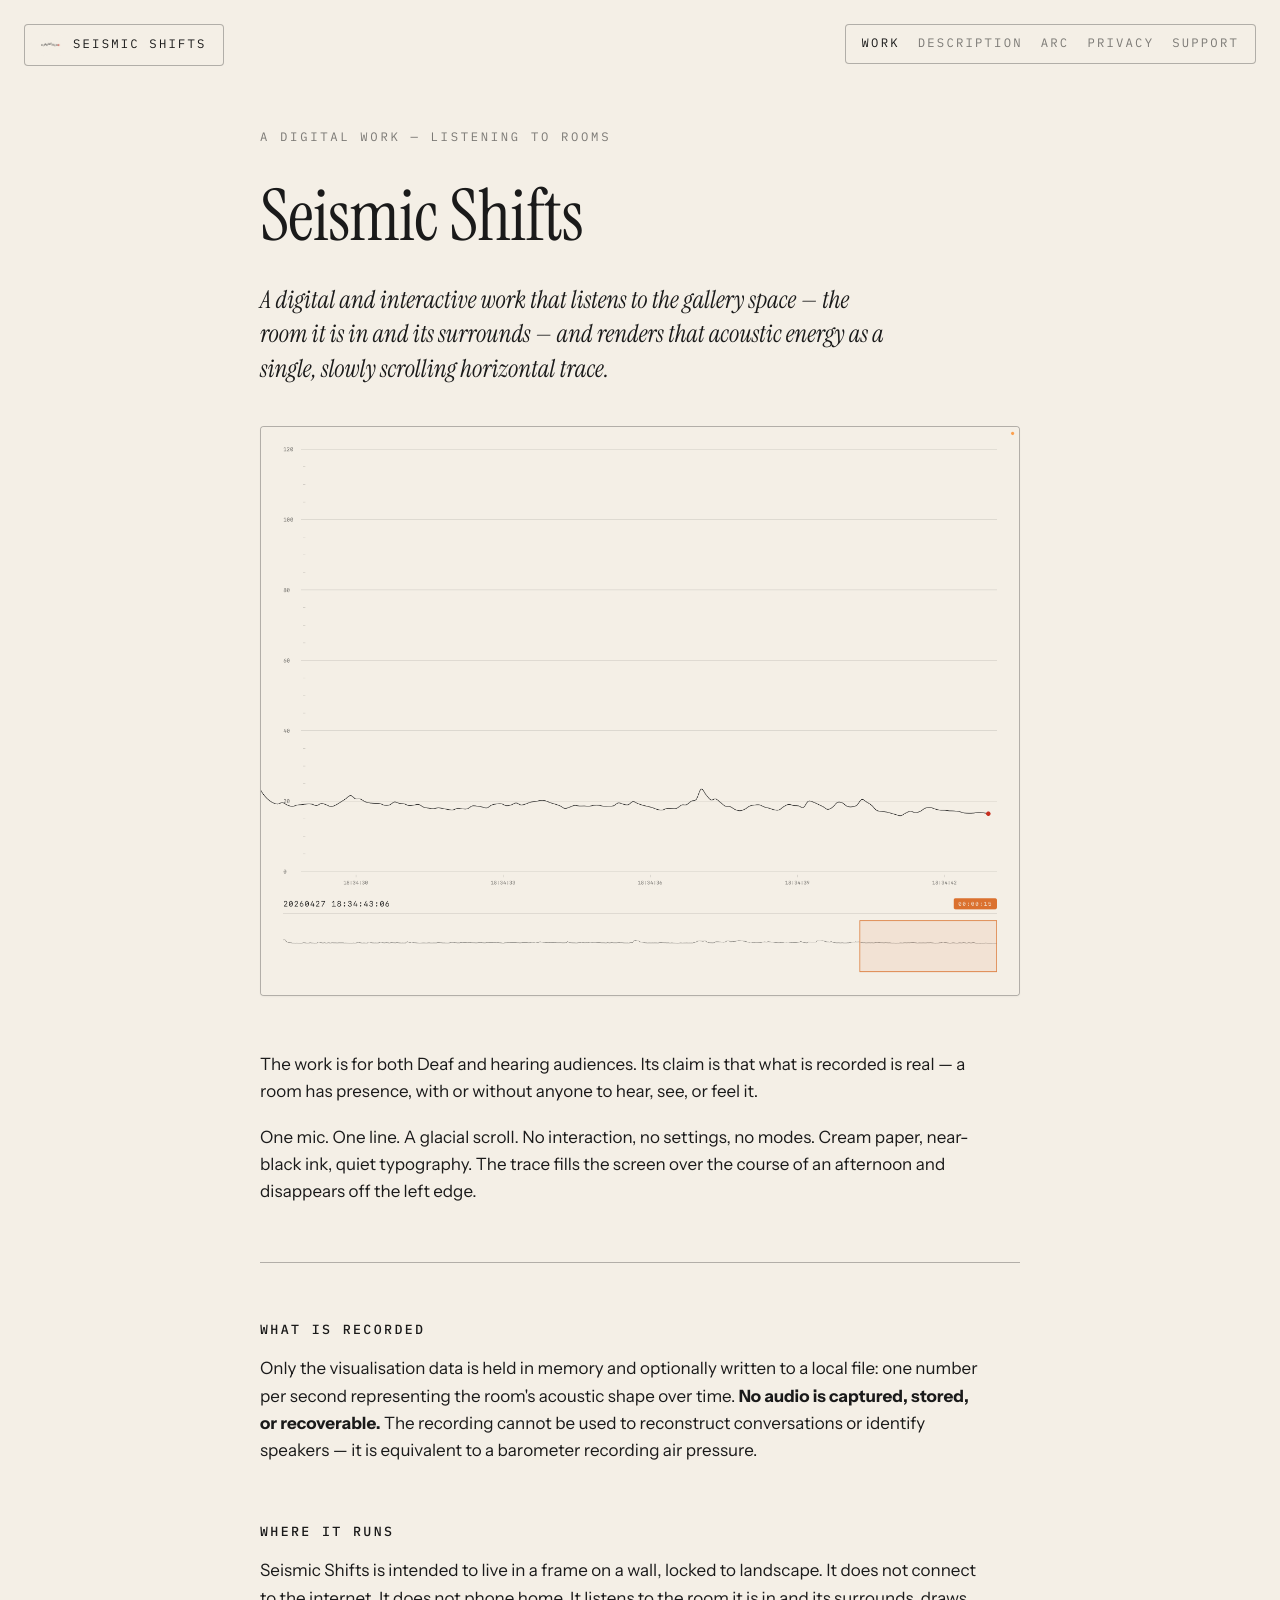
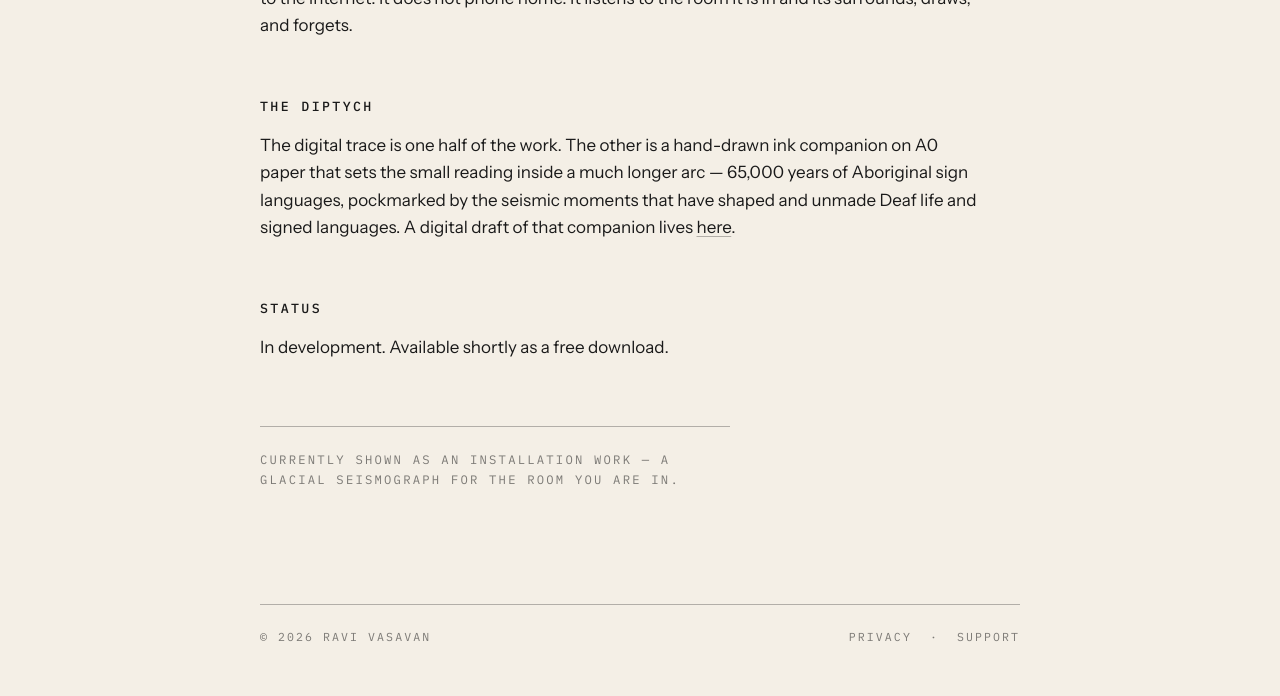
<file: index.html>
<!DOCTYPE html>
<html lang="en">
<head>
<meta charset="UTF-8">
<meta name="viewport" content="width=device-width, initial-scale=1.0">
<title>Seismic Shifts</title>
<meta name="description" content="A digital and interactive work that listens to the room it is in — and its surrounds — and renders that acoustic energy as a slowly scrolling seismograph trace. For both Deaf and hearing audiences.">
<link rel="icon" type="image/png" sizes="32x32" href="favicon-32.png">
<link rel="icon" type="image/png" sizes="192x192" href="favicon-192.png">
<link rel="apple-touch-icon" href="apple-touch-icon.png">
<meta property="og:title" content="Seismic Shifts">
<meta property="og:description" content="A digital and interactive work that listens to the room it is in and its surrounds, and renders that acoustic energy as a slowly scrolling seismograph trace.">
<meta property="og:image" content="screenshot.png">
<meta property="og:type" content="website">
<link rel="preconnect" href="https://fonts.googleapis.com">
<link rel="preconnect" href="https://fonts.gstatic.com" crossorigin>
<link href="https://fonts.googleapis.com/css2?family=IBM+Plex+Mono:wght@400;500&family=Instrument+Sans:wght@400;500;600&family=Instrument+Serif:ital@0;1&display=swap" rel="stylesheet">
<link rel="stylesheet" href="style.css">
<script src="nav.js" defer></script>
</head>
<body>

<header class="site">
    <div class="site-title">
        <img src="apple-touch-icon.png" alt="" class="site-icon">
        <a href="./">Seismic Shifts</a>
    </div>
    <nav class="site-nav" aria-label="Site">
        <button class="site-nav-toggle" type="button" aria-expanded="false" aria-controls="site-nav-menu" aria-label="Open menu">
            <svg class="icon-list" viewBox="0 0 256 256" aria-hidden="true"><path d="M224,128a8,8,0,0,1-8,8H40a8,8,0,0,1,0-16H216A8,8,0,0,1,224,128ZM40,72H216a8,8,0,0,0,0-16H40a8,8,0,0,0,0,16ZM216,184H40a8,8,0,0,0,0,16H216a8,8,0,0,0,0-16Z"/></svg>
            <svg class="icon-close" viewBox="0 0 256 256" aria-hidden="true"><path d="M205.66,194.34a8,8,0,0,1-11.32,11.32L128,139.31,61.66,205.66a8,8,0,0,1-11.32-11.32L116.69,128,50.34,61.66A8,8,0,0,1,61.66,50.34L128,116.69l66.34-66.35a8,8,0,0,1,11.32,11.32L139.31,128Z"/></svg>
        </button>
        <div class="site-nav-menu" id="site-nav-menu">
            <a href="./" aria-current="page">Work</a>
            <a href="description.html">Description</a>
            <a href="arc.html">Arc</a>
            <a href="privacy.html">Privacy</a>
            <a href="support.html">Support</a>
        </div>
    </nav>
</header>

<main>
    <p class="tagline">A digital work — listening to rooms</p>
    <h1>Seismic Shifts</h1>
    <p class="lede">A digital and interactive work that listens to the gallery space — the room it is in and its surrounds — and renders that acoustic energy as a single, slowly scrolling horizontal trace.</p>

    <figure class="screenshot">
        <img src="screenshot.png" alt="Seismic Shifts showing a quiet room around 18 dB SPL on a near-black trace over cream paper, with a small peak just after 18:34:36. The 0 to 120 dB SPL scale on the left has horizontal grid lines crossing the trace area; time markers below; a centisecond timestamp on the lower-left; an orange chip on the lower-right showing the active 00:00:15 window; and a compressed history strip with an orange viewport rectangle anchored to the right edge.">
    </figure>

    <p>The work is for both Deaf and hearing audiences. Its claim is that what is recorded is real — a room has presence, with or without anyone to hear, see, or feel it.</p>

    <p>One mic. One line. A glacial scroll. No interaction, no settings, no modes. Cream paper, near-black ink, quiet typography. The trace fills the screen over the course of an afternoon and disappears off the left edge.</p>

    <hr class="divider">

    <h2>What is recorded</h2>
    <p>Only the visualisation data is held in memory and optionally written to a local file: one number per second representing the room's acoustic shape over time. <strong>No audio is captured, stored, or recoverable.</strong> The recording cannot be used to reconstruct conversations or identify speakers — it is equivalent to a barometer recording air pressure.</p>

    <h2>Where it runs</h2>
    <p>Seismic Shifts is intended to live in a frame on a wall, locked to landscape. It does not connect to the internet. It does not phone home. It listens to the room it is in and its surrounds, draws, and forgets.</p>

    <h2>The diptych</h2>
    <p>The digital trace is one half of the work. The other is a hand-drawn ink companion on A0 paper that sets the small reading inside a much longer arc — 65,000 years of Aboriginal sign languages, pockmarked by the seismic moments that have shaped and unmade Deaf life and signed languages. A digital draft of that companion lives <a href="arc.html">here</a>.</p>

    <h2>Status</h2>
    <p>In development. Available shortly as a free download.</p>

    <p class="meta">Currently shown as an installation work — a glacial seismograph for the room you are in.</p>
</main>

<footer class="site">
    <span>&copy; 2026 Ravi Vasavan</span>
    <span>
        <a href="privacy.html">Privacy</a>
        &nbsp;&middot;&nbsp;
        <a href="support.html">Support</a>
    </span>
</footer>

</body>
</html>
</file>
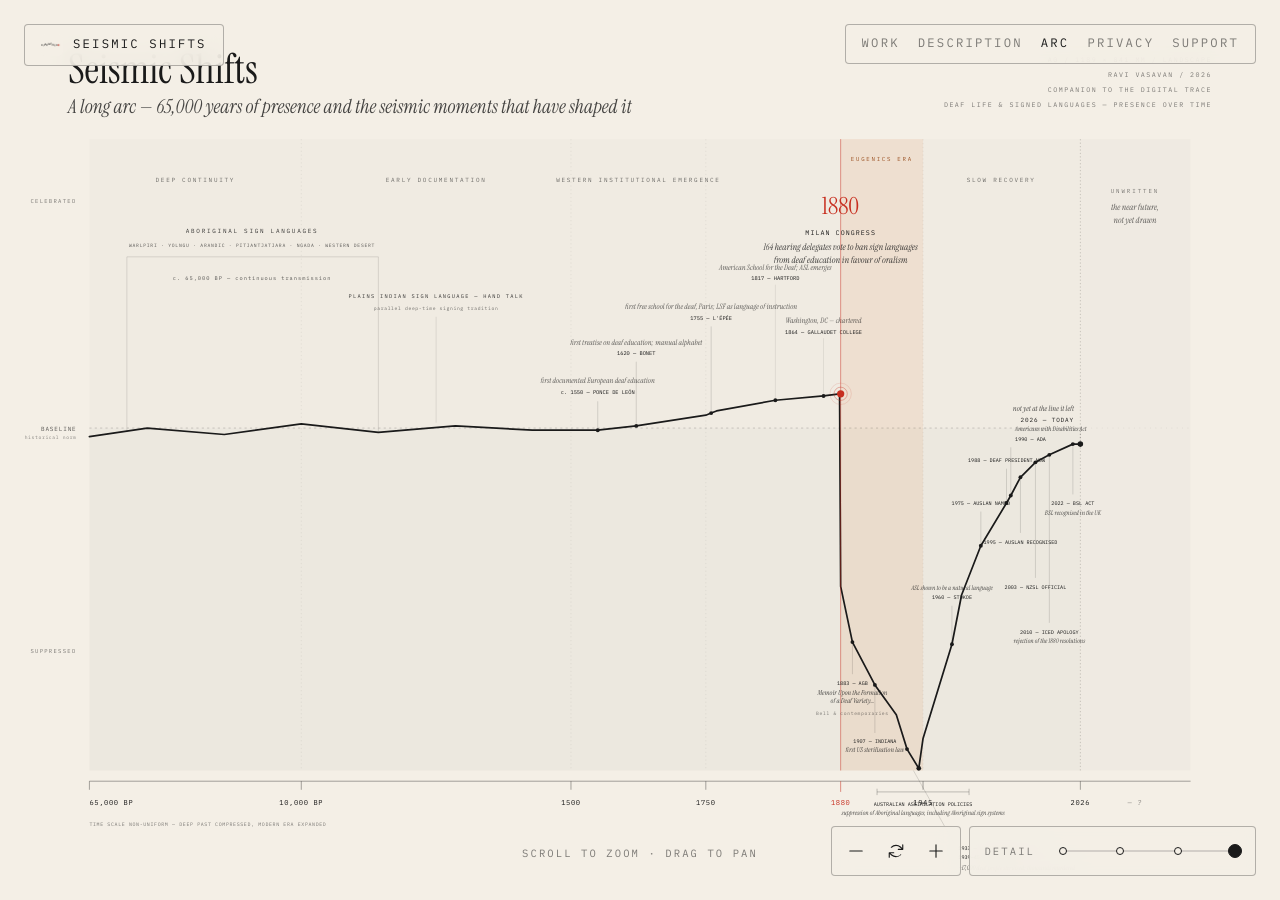
<file: arc.html>
<!DOCTYPE html>
<html lang="en">
<head>
<meta charset="UTF-8">
<meta name="viewport" content="width=device-width, initial-scale=1.0, user-scalable=no">
<title>The Arc — Seismic Shifts</title>
<meta name="description" content="A long arc — 65,000 years of Aboriginal sign languages, the 1880 Milan Congress, the eugenics era, and the slow recovery. Companion to the digital trace of Seismic Shifts.">
<link rel="icon" type="image/png" sizes="32x32" href="favicon-32.png">
<link rel="icon" type="image/png" sizes="192x192" href="favicon-192.png">
<link rel="apple-touch-icon" href="apple-touch-icon.png">
<meta property="og:title" content="Seismic Shifts — The Arc">
<meta property="og:description" content="65,000 years of presence and the seismic moments that have shaped Deaf life and signed languages.">
<meta property="og:type" content="website">
<link rel="preconnect" href="https://fonts.googleapis.com">
<link rel="preconnect" href="https://fonts.gstatic.com" crossorigin>
<link href="https://fonts.googleapis.com/css2?family=IBM+Plex+Mono:wght@400;500&family=Instrument+Sans:wght@400;500;600&family=Instrument+Serif:ital@0;1&display=swap" rel="stylesheet">
<link rel="stylesheet" href="style.css">
<script src="nav.js" defer></script>
<style>
    /* Override the standard body padding for the fullscreen canvas. */
    body.arc-body {
        margin: 0;
        padding: 0;
        overflow: hidden;
        background: var(--paper);
        height: 100vh;
        height: 100dvh;
    }

    .arc-canvas {
        position: fixed;
        inset: 0;
        background: var(--paper);
        overflow: hidden;
        cursor: grab;
        touch-action: none;
        user-select: none;
        -webkit-user-select: none;
    }
    .arc-canvas.panning { cursor: grabbing; }
    .arc-canvas svg {
        position: absolute;
        inset: 0;
        width: 100%;
        height: 100%;
        display: block;
    }

    /* Conditional visibility — driven by data-detail on the SVG itself.
       Levels: 1 minimal · 2 context · 3 annotations · 4 full. */
    .arc-canvas svg[data-detail="1"] .from-l2,
    .arc-canvas svg[data-detail="1"] .from-l3,
    .arc-canvas svg[data-detail="1"] .from-l4,
    .arc-canvas svg[data-detail="2"] .from-l3,
    .arc-canvas svg[data-detail="2"] .from-l4,
    .arc-canvas svg[data-detail="3"] .from-l4 {
        display: none;
    }

    /* Floating bottom-right controls */
    .arc-controls {
        position: fixed;
        bottom: 24px;
        right: 24px;
        z-index: 20;
        display: flex;
        gap: 8px;
        flex-wrap: wrap;
        justify-content: flex-end;
        max-width: calc(100vw - 48px);
        font-family: 'IBM Plex Mono', ui-monospace, SFMono-Regular, Menlo, monospace;
    }
    .arc-controls .group {
        display: flex;
        align-items: center;
        gap: 4px;
        background: rgba(244, 239, 230, 0.92);
        backdrop-filter: blur(10px);
        -webkit-backdrop-filter: blur(10px);
        border: 1px solid var(--hairline);
        border-radius: 4px;
        padding: 6px;
    }
    .arc-controls .group-label {
        font-size: 0.62rem;
        text-transform: uppercase;
        letter-spacing: 0.2em;
        color: var(--ink-quiet);
        padding: 0 10px 0 8px;
    }
    .arc-controls button {
        width: 36px;
        height: 36px;
        display: flex;
        align-items: center;
        justify-content: center;
        border: 1px solid transparent;
        background: transparent;
        color: var(--ink);
        cursor: pointer;
        border-radius: 3px;
        font-family: 'IBM Plex Mono', ui-monospace, SFMono-Regular, Menlo, monospace;
        font-size: 0.78rem;
        letter-spacing: 0.04em;
        transition: background 100ms ease, color 100ms ease;
        padding: 0;
    }
    .arc-controls button:hover { background: rgba(26, 26, 26, 0.08); }
    .arc-controls button:focus-visible { outline: 2px solid var(--ink); outline-offset: 2px; }
    .arc-controls button svg {
        width: 18px;
        height: 18px;
        display: block;
        fill: currentColor;
    }

    /* Detail — true slider with a draggable thumb, dot stops, and
       a tooltip per stop. */
    .detail-slider {
        position: relative;
        width: 200px;
        height: 36px;
        cursor: pointer;
        --pos: 1;
    }
    .detail-slider .track {
        position: absolute;
        top: 50%;
        left: 14px;
        right: 14px;
        height: 1px;
        background: var(--hairline);
        transform: translateY(-0.5px);
        pointer-events: none;
    }
    .detail-slider .stop {
        position: absolute;
        top: 50%;
        width: 8px;
        height: 8px;
        margin: -4px 0 0 -4px;
        padding: 0;
        border: 1px solid var(--ink);
        border-radius: 50%;
        background: var(--paper);
        cursor: pointer;
        z-index: 1;
        box-sizing: border-box;
        font: 0/0 a;
        color: transparent;
        transition: transform 120ms ease;
    }
    .detail-slider .stop[data-detail="1"] { left: 14px; }
    .detail-slider .stop[data-detail="2"] { left: calc(14px + (100% - 28px) / 3); }
    .detail-slider .stop[data-detail="3"] { left: calc(14px + 2 * (100% - 28px) / 3); }
    .detail-slider .stop[data-detail="4"] { left: calc(100% - 14px); }
    .detail-slider .stop:hover { transform: scale(1.5); }
    .detail-slider .stop:focus-visible {
        outline: 2px solid var(--ink);
        outline-offset: 4px;
    }
    .detail-slider .stop::before {
        content: attr(data-tip);
        position: absolute;
        bottom: calc(100% + 12px);
        left: 50%;
        transform: translateX(-50%);
        background: var(--ink);
        color: var(--paper);
        padding: 9px 16px;
        border-radius: 4px;
        font-family: 'IBM Plex Mono', ui-monospace, SFMono-Regular, Menlo, monospace;
        font-size: 0.62rem;
        font-weight: 400;
        line-height: 1.2;
        text-transform: uppercase;
        letter-spacing: 0.2em;
        white-space: nowrap;
        opacity: 0;
        pointer-events: none;
        transition: opacity 140ms ease;
        z-index: 4;
    }
    .detail-slider .stop:hover::before,
    .detail-slider .stop:focus-visible::before {
        opacity: 1;
    }
    .detail-slider .thumb {
        position: absolute;
        top: 50%;
        width: 14px;
        height: 14px;
        margin: -7px 0 0 -7px;
        border-radius: 50%;
        background: var(--ink);
        border: 1px solid var(--ink);
        box-sizing: border-box;
        pointer-events: none;
        z-index: 2;
        left: calc(14px + var(--pos) * (100% - 28px));
        transition: left 220ms cubic-bezier(0.2, 0.8, 0.2, 1);
    }

    /* Subtle interaction hint — fades after a few seconds */
    .arc-hint {
        position: fixed;
        bottom: 38px;
        left: 50%;
        transform: translateX(-50%);
        z-index: 5;
        font-family: 'IBM Plex Mono', ui-monospace, SFMono-Regular, Menlo, monospace;
        font-size: 0.62rem;
        text-transform: uppercase;
        letter-spacing: 0.2em;
        color: var(--ink-quiet);
        pointer-events: none;
        opacity: 1;
        transition: opacity 1200ms ease;
        white-space: nowrap;
    }
    .arc-hint.faded { opacity: 0; }

    @media (max-width: 720px) {
        .arc-controls .group-label { display: none; }
        .arc-controls { gap: 6px; }
    }

    @media (max-width: 600px) {
        .arc-controls { bottom: 16px; right: 16px; }
    }
</style>
</head>
<body class="arc-body">

<header class="site">
    <div class="site-title">
        <img src="apple-touch-icon.png" alt="" class="site-icon">
        <a href="./">Seismic Shifts</a>
    </div>
    <nav class="site-nav" aria-label="Site">
        <button class="site-nav-toggle" type="button" aria-expanded="false" aria-controls="site-nav-menu" aria-label="Open menu">
            <svg class="icon-list" viewBox="0 0 256 256" aria-hidden="true"><path d="M224,128a8,8,0,0,1-8,8H40a8,8,0,0,1,0-16H216A8,8,0,0,1,224,128ZM40,72H216a8,8,0,0,0,0-16H40a8,8,0,0,0,0,16ZM216,184H40a8,8,0,0,0,0,16H216a8,8,0,0,0,0-16Z"/></svg>
            <svg class="icon-close" viewBox="0 0 256 256" aria-hidden="true"><path d="M205.66,194.34a8,8,0,0,1-11.32,11.32L128,139.31,61.66,205.66a8,8,0,0,1-11.32-11.32L116.69,128,50.34,61.66A8,8,0,0,1,61.66,50.34L128,116.69l66.34-66.35a8,8,0,0,1,11.32,11.32L139.31,128Z"/></svg>
        </button>
        <div class="site-nav-menu" id="site-nav-menu">
            <a href="./">Work</a>
            <a href="description.html">Description</a>
            <a href="arc.html" aria-current="page">Arc</a>
            <a href="privacy.html">Privacy</a>
            <a href="support.html">Support</a>
        </div>
    </nav>
</header>

<div class="arc-canvas" id="arc-canvas">
    <svg id="arc-svg"
         xmlns="http://www.w3.org/2000/svg"
         viewBox="0 0 1189 841"
         preserveAspectRatio="xMidYMid meet"
         data-detail="4"
         role="img"
         aria-labelledby="arcTitle arcDesc"
         font-family="'Instrument Sans', -apple-system, BlinkMacSystemFont, system-ui, sans-serif">

        <title id="arcTitle">Seismic Shifts — A long arc</title>
        <desc id="arcDesc">A long-arc seismograph showing the presence of Deaf life and signed languages from 65,000 years before present to today. The trace runs at a historical baseline through the deep past of Aboriginal sign languages including Warlpiri and Yolngu, with parallel deep-time traditions including Plains Indian Sign Language. It rises slightly through European institutional emergence in the 18th and 19th centuries — Ponce de León, Bonet, l'Épée, Braidwood, the founding of the American School for the Deaf at Hartford, and Gallaudet College. It plummets sharply at the 1880 Milan Congress, deepens through the eugenics era of Alexander Graham Bell and his contemporaries, the 1907 Indiana sterilisation law, Australian assimilation policies, and the 1933 Nazi sterilisation law and Aktion T4. It rises slowly from 1960 onwards through Stokoe, the naming and recognition of Auslan, Deaf President Now, the official recognition of NZSL, and the 2010 ICED apology for the 1880 resolutions. The trace ends at 2026 still below the historical baseline. The right ten per cent of the page is intentionally left blank — the unwritten near future.</desc>

        <!-- Paper -->
        <rect x="0" y="0" width="1189" height="841" fill="#F4EFE6"/>

        <!-- Title block -->
        <text x="60" y="78"
              font-family="'Instrument Serif', Georgia, 'Times New Roman', serif"
              font-size="38" fill="#1A1A1A">Seismic Shifts</text>
        <text x="60" y="106"
              font-family="'Instrument Serif', Georgia, 'Times New Roman', serif"
              font-style="italic" font-size="18" fill="#1A1A1A" opacity="0.8">A long arc — 65,000 years of presence and the seismic moments that have shaped it</text>

        <g class="from-l4"
           font-family="'IBM Plex Mono', ui-monospace, SFMono-Regular, Menlo, monospace"
           font-size="6.2" letter-spacing="1.4" fill="#1A1A1A" opacity="0.55">
            <text x="1129" y="58" text-anchor="end">A0 / 1189 × 841 MM / LANDSCAPE</text>
            <text x="1129" y="72" text-anchor="end">RAVI VASAVAN / 2026</text>
            <text x="1129" y="86" text-anchor="end">COMPANION TO THE DIGITAL TRACE</text>
            <text x="1129" y="100" text-anchor="end">DEAF LIFE &amp; SIGNED LANGUAGES — PRESENCE OVER TIME</text>
        </g>

        <!-- Eugenics-era orange band -->
        <rect x="782" y="130" width="77" height="590" fill="#DB732E" opacity="0.10"/>
        <text class="from-l2" x="820.5" y="150"
              font-family="'IBM Plex Mono', ui-monospace, SFMono-Regular, Menlo, monospace"
              font-size="5.4" letter-spacing="1.6" text-anchor="middle"
              fill="#9A4E1F" opacity="0.95">EUGENICS ERA</text>

        <!-- Unwritten future zone -->
        <rect x="1006" y="130" width="103" height="590" fill="#1A1A1A" opacity="0.018"/>
        <line x1="1006" y1="130" x2="1006" y2="720"
              stroke="#1A1A1A" stroke-width="0.4" stroke-dasharray="1.2 2.0" opacity="0.45"/>
        <text class="from-l2" x="1057" y="180"
              font-family="'IBM Plex Mono', ui-monospace, SFMono-Regular, Menlo, monospace"
              font-size="5.4" letter-spacing="1.8" text-anchor="middle"
              fill="#1A1A1A" opacity="0.55">UNWRITTEN</text>
        <text class="from-l3" x="1057" y="196"
              font-family="'Instrument Serif', Georgia, 'Times New Roman', serif"
              font-style="italic" font-size="8" text-anchor="middle"
              fill="#1A1A1A" opacity="0.7">the near future,
        </text>
        <text class="from-l3" x="1057" y="208"
              font-family="'Instrument Serif', Georgia, 'Times New Roman', serif"
              font-style="italic" font-size="8" text-anchor="middle"
              fill="#1A1A1A" opacity="0.7">not yet drawn</text>

        <!-- Faint above/below baseline guides -->
        <rect class="from-l4" x="80" y="130" width="926" height="270" fill="#1A1A1A" opacity="0.015"/>
        <rect class="from-l4" x="80" y="400" width="926" height="320" fill="#1A1A1A" opacity="0.030"/>

        <!-- Baseline -->
        <line x1="80" y1="400" x2="1006" y2="400"
              stroke="#1A1A1A" stroke-width="0.4" stroke-dasharray="2 3" opacity="0.45"/>
        <line x1="1006" y1="400" x2="1109" y2="400"
              stroke="#1A1A1A" stroke-width="0.3" stroke-dasharray="1 4" opacity="0.20"/>
        <text x="68" y="403"
              font-family="'IBM Plex Mono', ui-monospace, SFMono-Regular, Menlo, monospace"
              font-size="5.6" text-anchor="end" fill="#1A1A1A" opacity="0.7"
              letter-spacing="0.8">BASELINE</text>
        <text class="from-l4" x="68" y="410"
              font-family="'IBM Plex Mono', ui-monospace, SFMono-Regular, Menlo, monospace"
              font-size="4.4" text-anchor="end" fill="#1A1A1A" opacity="0.5"
              letter-spacing="0.6">historical norm</text>

        <!-- Y-axis qualitative labels -->
        <g font-family="'IBM Plex Mono', ui-monospace, SFMono-Regular, Menlo, monospace"
           font-size="5.2" fill="#1A1A1A" opacity="0.55" letter-spacing="1.2">
            <text x="68" y="190" text-anchor="end">CELEBRATED</text>
            <text x="68" y="610" text-anchor="end">SUPPRESSED</text>
        </g>

        <!-- Era separators -->
        <g class="from-l2" stroke="#1A1A1A" stroke-width="0.3" stroke-dasharray="1.2 2.4" opacity="0.20">
            <line x1="278" y1="130" x2="278" y2="720"/>
            <line x1="530" y1="130" x2="530" y2="720"/>
            <line x1="656" y1="130" x2="656" y2="720"/>
            <line x1="859" y1="130" x2="859" y2="720"/>
        </g>

        <!-- Era band labels -->
        <g class="from-l2"
           font-family="'IBM Plex Mono', ui-monospace, SFMono-Regular, Menlo, monospace"
           font-size="5.6" letter-spacing="1.6" fill="#1A1A1A" opacity="0.6"
           text-anchor="middle">
            <text x="179" y="170">DEEP CONTINUITY</text>
            <text x="404" y="170">EARLY DOCUMENTATION</text>
            <text x="593" y="170">WESTERN INSTITUTIONAL EMERGENCE</text>
            <text x="932" y="170">SLOW RECOVERY</text>
        </g>

        <!-- The trace. ADA 1990 sits between DPN and Auslan-recognised;
             the BSL Act 2022 produces a final uptick into today. -->
        <polyline
            points="
                80,408 134,400 206,406 278,396 350,404 422,398 494,402
                555,402 591,398 656,388 661,386 666,384 721,374 766,370
                781,368 782,548 793,600 814,640 834,668 844,700 855,718
                859,690 886,602 895,556 913,510 937,470 941,463 950,446
                964,432 977,425 999,415 1006,415
            "
            fill="none" stroke="#1A1A1A" stroke-width="1.6"
            stroke-linejoin="round" stroke-linecap="round"/>

        <!-- Aboriginal sign languages banner — always visible. Set in
             mono caps to match the chart's label style (era bands and
             event names). -->
        <g>
            <line x1="115" y1="240" x2="115" y2="404" stroke="#1A1A1A" stroke-width="0.3" opacity="0.4"/>
            <line x1="115" y1="240" x2="350" y2="240" stroke="#1A1A1A" stroke-width="0.3" opacity="0.4"/>
            <line x1="350" y1="240" x2="350" y2="404" stroke="#1A1A1A" stroke-width="0.3" opacity="0.4"/>
            <text x="232" y="218"
                  font-family="'IBM Plex Mono', ui-monospace, SFMono-Regular, Menlo, monospace"
                  font-size="5.6" letter-spacing="1.6" text-anchor="middle"
                  fill="#1A1A1A" opacity="0.85">ABORIGINAL SIGN LANGUAGES</text>
            <text x="232" y="231"
                  font-family="'IBM Plex Mono', ui-monospace, SFMono-Regular, Menlo, monospace"
                  font-size="4.4" letter-spacing="0.7" text-anchor="middle"
                  fill="#1A1A1A" opacity="0.7">WARLPIRI · YOLNGU · ARANDIC · PITJANTJATJARA · NGADA · WESTERN DESERT</text>
            <text x="232" y="262"
                  font-family="'IBM Plex Mono', ui-monospace, SFMono-Regular, Menlo, monospace"
                  font-size="5.0" text-anchor="middle" fill="#1A1A1A" opacity="0.7"
                  letter-spacing="0.9">c. 65,000 BP — continuous transmission</text>
        </g>

        <!-- Plains Indian Sign Language — same mono-caps label style. -->
        <g>
            <text x="404" y="278"
                  font-family="'IBM Plex Mono', ui-monospace, SFMono-Regular, Menlo, monospace"
                  font-size="5.0" letter-spacing="1.2" text-anchor="middle"
                  fill="#1A1A1A" opacity="0.85">PLAINS INDIAN SIGN LANGUAGE — HAND TALK</text>
            <text x="404" y="290"
                  font-family="'IBM Plex Mono', ui-monospace, SFMono-Regular, Menlo, monospace"
                  font-size="4.4" letter-spacing="0.6" text-anchor="middle"
                  fill="#1A1A1A" opacity="0.6">parallel deep-time signing tradition</text>
            <line x1="404" y1="296" x2="404" y2="395" stroke="#1A1A1A" stroke-width="0.3" opacity="0.30"/>
        </g>

        <!-- Ponce de León c.1550 -->
        <circle cx="555" cy="402" r="1.8" fill="#1A1A1A"/>
        <line x1="555" y1="375" x2="555" y2="400" stroke="#1A1A1A" stroke-width="0.3" opacity="0.45"/>
        <text x="555" y="368"
              font-family="'IBM Plex Mono', ui-monospace, SFMono-Regular, Menlo, monospace"
              font-size="5.0" text-anchor="middle" fill="#1A1A1A">c. 1550 — PONCE DE LEÓN</text>
        <text class="from-l3" x="555" y="358"
              font-family="'Instrument Serif', Georgia, 'Times New Roman', serif"
              font-style="italic" font-size="7" text-anchor="middle" fill="#1A1A1A" opacity="0.7">
            first documented European deaf education
        </text>

        <!-- Bonet 1620 -->
        <circle cx="591" cy="398" r="1.8" fill="#1A1A1A"/>
        <line x1="591" y1="338" x2="591" y2="396" stroke="#1A1A1A" stroke-width="0.3" opacity="0.45"/>
        <text x="591" y="332"
              font-family="'IBM Plex Mono', ui-monospace, SFMono-Regular, Menlo, monospace"
              font-size="5.0" text-anchor="middle" fill="#1A1A1A">1620 — BONET</text>
        <text class="from-l3" x="591" y="322"
              font-family="'Instrument Serif', Georgia, 'Times New Roman', serif"
              font-style="italic" font-size="7" text-anchor="middle" fill="#1A1A1A" opacity="0.7">
            first treatise on deaf education; manual alphabet
        </text>

        <!-- l'Épée 1755 -->
        <circle cx="661" cy="386" r="1.8" fill="#1A1A1A"/>
        <line x1="661" y1="305" x2="661" y2="384" stroke="#1A1A1A" stroke-width="0.3" opacity="0.45"/>
        <text x="661" y="299"
              font-family="'IBM Plex Mono', ui-monospace, SFMono-Regular, Menlo, monospace"
              font-size="5.0" text-anchor="middle" fill="#1A1A1A">1755 — L'ÉPÉE</text>
        <text class="from-l3" x="661" y="289"
              font-family="'Instrument Serif', Georgia, 'Times New Roman', serif"
              font-style="italic" font-size="7" text-anchor="middle" fill="#1A1A1A" opacity="0.7">
            first free school for the deaf, Paris; LSF as language of instruction
        </text>

        <!-- Hartford 1817 -->
        <circle cx="721" cy="374" r="1.8" fill="#1A1A1A"/>
        <text x="721" y="262"
              font-family="'IBM Plex Mono', ui-monospace, SFMono-Regular, Menlo, monospace"
              font-size="5.0" text-anchor="middle" fill="#1A1A1A">1817 — HARTFORD</text>
        <text class="from-l3" x="721" y="252"
              font-family="'Instrument Serif', Georgia, 'Times New Roman', serif"
              font-style="italic" font-size="7" text-anchor="middle" fill="#1A1A1A" opacity="0.7">
            American School for the Deaf; ASL emerges
        </text>
        <line x1="721" y1="266" x2="721" y2="372" stroke="#1A1A1A" stroke-width="0.25" opacity="0.30"/>

        <!-- Gallaudet College 1864 -->
        <circle cx="766" cy="370" r="1.8" fill="#1A1A1A"/>
        <text x="766" y="312"
              font-family="'IBM Plex Mono', ui-monospace, SFMono-Regular, Menlo, monospace"
              font-size="5.0" text-anchor="middle" fill="#1A1A1A">1864 — GALLAUDET COLLEGE</text>
        <text class="from-l3" x="766" y="302"
              font-family="'Instrument Serif', Georgia, 'Times New Roman', serif"
              font-style="italic" font-size="7" text-anchor="middle" fill="#1A1A1A" opacity="0.7">
            Washington, DC — chartered
        </text>
        <line x1="766" y1="316" x2="766" y2="368" stroke="#1A1A1A" stroke-width="0.25" opacity="0.30"/>

        <!-- 1880 — THE BREAK. Always visible. -->
        <line x1="782" y1="130" x2="782" y2="720"
              stroke="#C72E1F" stroke-width="0.8" opacity="0.55"/>
        <circle cx="782" cy="368" r="3.4" fill="#C72E1F"/>
        <circle cx="782" cy="368" r="6.2" fill="none" stroke="#C72E1F" stroke-width="0.6" opacity="0.55"/>
        <circle cx="782" cy="368" r="10.0" fill="none" stroke="#C72E1F" stroke-width="0.4" opacity="0.30"/>

        <text x="782" y="200"
              font-family="'Instrument Serif', Georgia, 'Times New Roman', serif"
              font-size="22" text-anchor="middle" fill="#C72E1F">1880</text>
        <text x="782" y="220"
              font-family="'IBM Plex Mono', ui-monospace, SFMono-Regular, Menlo, monospace"
              font-size="6.2" text-anchor="middle" fill="#1A1A1A" letter-spacing="1.0">
            MILAN CONGRESS
        </text>
        <g class="from-l3">
            <text x="782" y="234"
                  font-family="'Instrument Serif', Georgia, 'Times New Roman', serif"
                  font-style="italic" font-size="8.5" text-anchor="middle" fill="#1A1A1A" opacity="0.85">
                164 hearing delegates vote to ban sign languages
            </text>
            <text x="782" y="246"
                  font-family="'Instrument Serif', Georgia, 'Times New Roman', serif"
                  font-style="italic" font-size="8.5" text-anchor="middle" fill="#1A1A1A" opacity="0.85">
                from deaf education in favour of oralism
            </text>
        </g>

        <!-- AGB Memoir 1883 -->
        <circle cx="793" cy="600" r="1.8" fill="#1A1A1A"/>
        <line x1="793" y1="602" x2="793" y2="630" stroke="#1A1A1A" stroke-width="0.3" opacity="0.45"/>
        <text x="793" y="640"
              font-family="'IBM Plex Mono', ui-monospace, SFMono-Regular, Menlo, monospace"
              font-size="4.8" text-anchor="middle" fill="#1A1A1A">1883 — AGB</text>
        <g class="from-l4">
            <text x="793" y="649"
                  font-family="'Instrument Serif', Georgia, 'Times New Roman', serif"
                  font-style="italic" font-size="6.4" text-anchor="middle" fill="#1A1A1A" opacity="0.8">
                Memoir Upon the Formation
            </text>
            <text x="793" y="657"
                  font-family="'Instrument Serif', Georgia, 'Times New Roman', serif"
                  font-style="italic" font-size="6.4" text-anchor="middle" fill="#1A1A1A" opacity="0.8">
                of a Deaf Variety…
            </text>
            <text x="793" y="668"
                  font-family="'IBM Plex Mono', ui-monospace, SFMono-Regular, Menlo, monospace"
                  font-size="4.4" text-anchor="middle" fill="#1A1A1A" opacity="0.55"
                  letter-spacing="0.6">Bell &amp; contemporaries</text>
        </g>

        <!-- Indiana sterilisation 1907 -->
        <circle cx="814" cy="640" r="1.8" fill="#1A1A1A"/>
        <line x1="814" y1="642" x2="814" y2="685" stroke="#1A1A1A" stroke-width="0.3" opacity="0.45"/>
        <text x="814" y="694"
              font-family="'IBM Plex Mono', ui-monospace, SFMono-Regular, Menlo, monospace"
              font-size="4.8" text-anchor="middle" fill="#1A1A1A">1907 — INDIANA</text>
        <text class="from-l3" x="814" y="703"
              font-family="'Instrument Serif', Georgia, 'Times New Roman', serif"
              font-style="italic" font-size="6.4" text-anchor="middle" fill="#1A1A1A" opacity="0.8">
            first US sterilisation law
        </text>

        <!-- Australian assimilation policies (range bracket) -->
        <g class="from-l3">
            <line x1="816" y1="740" x2="902" y2="740" stroke="#1A1A1A" stroke-width="0.4" opacity="0.6"/>
            <line x1="816" y1="737" x2="816" y2="743" stroke="#1A1A1A" stroke-width="0.4" opacity="0.6"/>
            <line x1="902" y1="737" x2="902" y2="743" stroke="#1A1A1A" stroke-width="0.4" opacity="0.6"/>
            <text x="859" y="753"
                  font-family="'IBM Plex Mono', ui-monospace, SFMono-Regular, Menlo, monospace"
                  font-size="4.8" text-anchor="middle" fill="#1A1A1A">AUSTRALIAN ASSIMILATION POLICIES</text>
        </g>
        <text class="from-l4" x="859" y="762"
              font-family="'Instrument Serif', Georgia, 'Times New Roman', serif"
              font-style="italic" font-size="6.0" text-anchor="middle" fill="#1A1A1A" opacity="0.8">
            suppression of Aboriginal languages, including Aboriginal sign systems
        </text>

        <!-- Nazi 1933 + Aktion T4 1939-45 cluster -->
        <circle cx="844" cy="700" r="1.8" fill="#1A1A1A"/>
        <circle cx="855" cy="718" r="2.2" fill="#1A1A1A"/>
        <g class="from-l3">
            <line x1="850" y1="720" x2="888" y2="788" stroke="#1A1A1A" stroke-width="0.3" opacity="0.45"/>
            <text x="892" y="794"
                  font-family="'IBM Plex Mono', ui-monospace, SFMono-Regular, Menlo, monospace"
                  font-size="4.8" text-anchor="start" fill="#1A1A1A">1933 — NAZI STERILISATION LAW</text>
            <text x="892" y="803"
                  font-family="'IBM Plex Mono', ui-monospace, SFMono-Regular, Menlo, monospace"
                  font-size="4.8" text-anchor="start" fill="#1A1A1A">1939–45 — AKTION T4</text>
        </g>
        <text class="from-l4" x="892" y="813"
              font-family="'Instrument Serif', Georgia, 'Times New Roman', serif"
              font-style="italic" font-size="6.0" text-anchor="start" fill="#1A1A1A" opacity="0.8">
            ~17,000 deaf people sterilised; thousands murdered
        </text>

        <!-- Stokoe 1960 -->
        <circle cx="886" cy="602" r="1.8" fill="#1A1A1A"/>
        <line x1="886" y1="600" x2="886" y2="566" stroke="#1A1A1A" stroke-width="0.3" opacity="0.45"/>
        <text x="886" y="560"
              font-family="'IBM Plex Mono', ui-monospace, SFMono-Regular, Menlo, monospace"
              font-size="4.8" text-anchor="middle" fill="#1A1A1A">1960 — STOKOE</text>
        <text class="from-l3" x="886" y="551"
              font-family="'Instrument Serif', Georgia, 'Times New Roman', serif"
              font-style="italic" font-size="6.0" text-anchor="middle" fill="#1A1A1A" opacity="0.8">
            ASL shown to be a natural language
        </text>

        <!-- Auslan named 1975 -->
        <circle cx="913" cy="510" r="1.8" fill="#1A1A1A"/>
        <line x1="913" y1="508" x2="913" y2="478" stroke="#1A1A1A" stroke-width="0.3" opacity="0.45"/>
        <text x="913" y="472"
              font-family="'IBM Plex Mono', ui-monospace, SFMono-Regular, Menlo, monospace"
              font-size="4.8" text-anchor="middle" fill="#1A1A1A">1975 — AUSLAN NAMED</text>

        <!-- DPN 1988 -->
        <circle cx="937" cy="470" r="1.8" fill="#1A1A1A"/>
        <line x1="937" y1="468" x2="937" y2="438" stroke="#1A1A1A" stroke-width="0.3" opacity="0.45"/>
        <text x="937" y="432"
              font-family="'IBM Plex Mono', ui-monospace, SFMono-Regular, Menlo, monospace"
              font-size="4.8" text-anchor="middle" fill="#1A1A1A">1988 — DEAF PRESIDENT NOW</text>

        <!-- ADA 1990 — Americans with Disabilities Act -->
        <circle cx="941" cy="463" r="1.8" fill="#1A1A1A"/>
        <line x1="941" y1="461" x2="941" y2="418" stroke="#1A1A1A" stroke-width="0.3" opacity="0.45"/>
        <text x="945" y="412"
              font-family="'IBM Plex Mono', ui-monospace, SFMono-Regular, Menlo, monospace"
              font-size="4.8" text-anchor="start" fill="#1A1A1A">1990 — ADA</text>
        <text class="from-l4" x="945" y="403"
              font-family="'Instrument Serif', Georgia, 'Times New Roman', serif"
              font-style="italic" font-size="6.0" text-anchor="start" fill="#1A1A1A" opacity="0.8">
            Americans with Disabilities Act
        </text>

        <!-- Auslan recognised 1995 -->
        <circle cx="950" cy="446" r="1.8" fill="#1A1A1A"/>
        <line x1="950" y1="448" x2="950" y2="498" stroke="#1A1A1A" stroke-width="0.3" opacity="0.45"/>
        <text x="950" y="508"
              font-family="'IBM Plex Mono', ui-monospace, SFMono-Regular, Menlo, monospace"
              font-size="4.8" text-anchor="middle" fill="#1A1A1A">1995 — AUSLAN RECOGNISED</text>

        <!-- NZSL 2003 -->
        <circle cx="964" cy="432" r="1.8" fill="#1A1A1A"/>
        <line x1="964" y1="434" x2="964" y2="540" stroke="#1A1A1A" stroke-width="0.3" opacity="0.45"/>
        <text x="964" y="550"
              font-family="'IBM Plex Mono', ui-monospace, SFMono-Regular, Menlo, monospace"
              font-size="4.8" text-anchor="middle" fill="#1A1A1A">2003 — NZSL OFFICIAL</text>

        <!-- ICED apology 2010 -->
        <circle cx="977" cy="425" r="1.8" fill="#1A1A1A"/>
        <line x1="977" y1="427" x2="977" y2="582" stroke="#1A1A1A" stroke-width="0.3" opacity="0.45"/>
        <text x="977" y="592"
              font-family="'IBM Plex Mono', ui-monospace, SFMono-Regular, Menlo, monospace"
              font-size="4.8" text-anchor="middle" fill="#1A1A1A">2010 — ICED APOLOGY</text>
        <text class="from-l3" x="977" y="601"
              font-family="'Instrument Serif', Georgia, 'Times New Roman', serif"
              font-style="italic" font-size="6.0" text-anchor="middle" fill="#1A1A1A" opacity="0.8">
            rejection of the 1880 resolutions
        </text>

        <!-- BSL Act 2022 — final uptick into today -->
        <circle cx="999" cy="415" r="1.8" fill="#1A1A1A"/>
        <line x1="999" y1="417" x2="999" y2="462" stroke="#1A1A1A" stroke-width="0.3" opacity="0.45"/>
        <text x="999" y="472"
              font-family="'IBM Plex Mono', ui-monospace, SFMono-Regular, Menlo, monospace"
              font-size="4.8" text-anchor="middle" fill="#1A1A1A">2022 — BSL ACT</text>
        <text class="from-l3" x="999" y="481"
              font-family="'Instrument Serif', Georgia, 'Times New Roman', serif"
              font-style="italic" font-size="6.0" text-anchor="middle" fill="#1A1A1A" opacity="0.8">
            BSL recognised in the UK
        </text>

        <!-- Today marker -->
        <circle cx="1006" cy="415" r="2.6" fill="#1A1A1A"/>
        <line x1="1006" y1="415" x2="1006" y2="400"
              stroke="#1A1A1A" stroke-width="0.4" stroke-dasharray="1.2 1.6" opacity="0.55"/>
        <text x="1000" y="394"
              font-family="'IBM Plex Mono', ui-monospace, SFMono-Regular, Menlo, monospace"
              font-size="5.6" text-anchor="end" fill="#1A1A1A" letter-spacing="0.8">2026 — TODAY</text>
        <text class="from-l3" x="1000" y="384"
              font-family="'Instrument Serif', Georgia, 'Times New Roman', serif"
              font-style="italic" font-size="7" text-anchor="end" fill="#1A1A1A" opacity="0.8">
            not yet at the line it left
        </text>

        <!-- Time axis -->
        <line x1="80" y1="730" x2="1109" y2="730"
              stroke="#1A1A1A" stroke-width="0.5" opacity="0.7"/>

        <g stroke="#1A1A1A" stroke-width="0.5" opacity="0.7">
            <line x1="80"   y1="730" x2="80"   y2="738"/>
            <line x1="278"  y1="730" x2="278"  y2="738"/>
            <line x1="530"  y1="730" x2="530"  y2="738"/>
            <line x1="656"  y1="730" x2="656"  y2="738"/>
            <line x1="782"  y1="730" x2="782"  y2="740" stroke="#C72E1F" stroke-width="0.8" opacity="0.85"/>
            <line x1="859"  y1="730" x2="859"  y2="738"/>
            <line x1="1006" y1="730" x2="1006" y2="738"/>
        </g>

        <g font-family="'IBM Plex Mono', ui-monospace, SFMono-Regular, Menlo, monospace"
           font-size="6.6" fill="#1A1A1A" letter-spacing="0.6">
            <text x="80"   y="752" text-anchor="start">65,000 BP</text>
            <text x="278"  y="752" text-anchor="middle">10,000 BP</text>
            <text x="530"  y="752" text-anchor="middle">1500</text>
            <text x="656"  y="752" text-anchor="middle">1750</text>
            <text x="782"  y="752" text-anchor="middle" fill="#C72E1F">1880</text>
            <text x="859"  y="752" text-anchor="middle">1945</text>
            <text x="1006" y="752" text-anchor="middle">2026</text>
            <text class="from-l2" x="1057" y="752" text-anchor="middle" fill="#1A1A1A" opacity="0.45" font-style="italic">— ?</text>
        </g>

        <text class="from-l4" x="80" y="772"
              font-family="'IBM Plex Mono', ui-monospace, SFMono-Regular, Menlo, monospace"
              font-size="4.6" fill="#1A1A1A" opacity="0.55"
              letter-spacing="0.6">TIME SCALE NON-UNIFORM — DEEP PAST COMPRESSED, MODERN ERA EXPANDED</text>

    </svg>
</div>

<div class="arc-hint" id="arc-hint" aria-hidden="true">Scroll to zoom · drag to pan</div>

<div class="arc-controls">
    <div class="group" role="group" aria-label="Zoom">
        <button id="zoom-out" type="button" aria-label="Zoom out" title="Zoom out">
            <!-- Phosphor: minus -->
            <svg viewBox="0 0 256 256" aria-hidden="true"><path d="M224,128a8,8,0,0,1-8,8H40a8,8,0,0,1,0-16H216A8,8,0,0,1,224,128Z"/></svg>
        </button>
        <button id="zoom-reset" type="button" aria-label="Reset view" title="Reset view">
            <!-- Phosphor: arrows-clockwise -->
            <svg viewBox="0 0 256 256" aria-hidden="true"><path d="M232,40v64a8,8,0,0,1-8,8H160a8,8,0,0,1,0-16h45.61L184.18,76.57A86.62,86.62,0,0,0,128,56h-.5a86.13,86.13,0,0,0-60.32,24.79,8,8,0,1,1-11.18-11.45A102,102,0,0,1,128,40h.51a102.49,102.49,0,0,1,67,24.85L216,84.92V40a8,8,0,0,1,16,0ZM188.34,186.21A85.92,85.92,0,0,1,128,200h-.49a86.59,86.59,0,0,1-56.18-20.57L50.39,160H96a8,8,0,0,0,0-16H32a8,8,0,0,0-8,8v64a8,8,0,0,0,16,0V171.08l20.52,20.07A102.59,102.59,0,0,0,127.5,216h.59a101.94,101.94,0,0,0,71.65-29.34,8,8,0,0,0-11.18-11.45Z"/></svg>
        </button>
        <button id="zoom-in" type="button" aria-label="Zoom in" title="Zoom in">
            <!-- Phosphor: plus -->
            <svg viewBox="0 0 256 256" aria-hidden="true"><path d="M224,128a8,8,0,0,1-8,8H136v80a8,8,0,0,1-16,0V136H40a8,8,0,0,1,0-16h80V40a8,8,0,0,1,16,0v80h80A8,8,0,0,1,224,128Z"/></svg>
        </button>
    </div>
    <div class="group" role="group" aria-label="Detail level">
        <span class="group-label">Detail</span>
        <div class="detail-slider" id="detail-slider"
             role="slider" tabindex="0"
             aria-label="Detail level"
             aria-valuemin="1" aria-valuemax="4" aria-valuenow="4" aria-valuetext="Full">
            <div class="track"></div>
            <button class="stop" type="button" data-detail="1" data-tip="Minimal" aria-label="Detail: Minimal"></button>
            <button class="stop" type="button" data-detail="2" data-tip="Context" aria-label="Detail: Context"></button>
            <button class="stop" type="button" data-detail="3" data-tip="Annotations" aria-label="Detail: Annotations"></button>
            <button class="stop" type="button" data-detail="4" data-tip="Full" aria-label="Detail: Full"></button>
            <div class="thumb" aria-hidden="true"></div>
        </div>
    </div>
</div>

<script>
(function () {
    var canvas = document.getElementById('arc-canvas');
    var svg = document.getElementById('arc-svg');
    var hint = document.getElementById('arc-hint');

    // ============================================================
    // Pan and zoom by manipulating the SVG viewBox directly. This
    // re-renders the vector content for any zoom level — strokes
    // and text stay crisp, no rasterisation pixelation.
    // ============================================================

    var origVB = { x: 0, y: 0, w: 1189, h: 841 };
    var vb = { x: origVB.x, y: origVB.y, w: origVB.w, h: origVB.h };
    var minScale = 0.4;
    var maxScale = 16;

    function applyVB() {
        svg.setAttribute('viewBox', vb.x + ' ' + vb.y + ' ' + vb.w + ' ' + vb.h);
    }

    // Compute the rendered region of the SVG inside its bounding rect
    // under preserveAspectRatio="xMidYMid meet".
    function getRender() {
        var rect = svg.getBoundingClientRect();
        var boxAR = origVB.w / origVB.h;
        var rectAR = rect.width / rect.height;
        var renderW, renderH, offsetX, offsetY;
        if (rectAR > boxAR) {
            renderH = rect.height;
            renderW = rect.height * boxAR;
            offsetX = (rect.width - renderW) / 2;
            offsetY = 0;
        } else {
            renderW = rect.width;
            renderH = rect.width / boxAR;
            offsetX = 0;
            offsetY = (rect.height - renderH) / 2;
        }
        return { rect: rect, renderW: renderW, renderH: renderH, offsetX: offsetX, offsetY: offsetY };
    }

    function clampVB(w, h) {
        var scale = origVB.w / w;
        if (scale < minScale) {
            return { w: origVB.w / minScale, h: origVB.h / minScale };
        }
        if (scale > maxScale) {
            return { w: origVB.w / maxScale, h: origVB.h / maxScale };
        }
        return { w: w, h: h };
    }

    function zoomAt(factor, cx, cy) {
        var clamped = clampVB(vb.w / factor, vb.h / factor);
        if (clamped.w === vb.w) return;
        var r = getRender();
        var localX = cx - r.rect.left - r.offsetX;
        var localY = cy - r.rect.top - r.offsetY;
        var sx = vb.x + localX * vb.w / r.renderW;
        var sy = vb.y + localY * vb.h / r.renderH;
        vb.x = sx - localX * clamped.w / r.renderW;
        vb.y = sy - localY * clamped.h / r.renderH;
        vb.w = clamped.w;
        vb.h = clamped.h;
        applyVB();
    }

    function reset() {
        vb = { x: origVB.x, y: origVB.y, w: origVB.w, h: origVB.h };
        applyVB();
    }

    // ============================================================
    // Mouse wheel zoom
    // ============================================================
    canvas.addEventListener('wheel', function (e) {
        if (e.target.closest('header.site, .arc-controls')) return;
        e.preventDefault();
        var factor = Math.exp(-e.deltaY * 0.0015);
        zoomAt(factor, e.clientX, e.clientY);
        fadeHint();
    }, { passive: false });

    // ============================================================
    // Mouse pan
    // ============================================================
    var isPanning = false;
    var panStart = null;

    canvas.addEventListener('mousedown', function (e) {
        if (e.button !== 0) return;
        if (e.target.closest('header.site, .arc-controls')) return;
        isPanning = true;
        canvas.classList.add('panning');
        panStart = {
            x: e.clientX,
            y: e.clientY,
            vbx: vb.x,
            vby: vb.y,
            vbw: vb.w,
            vbh: vb.h
        };
        e.preventDefault();
    });

    window.addEventListener('mousemove', function (e) {
        if (!isPanning || !panStart) return;
        var dx = e.clientX - panStart.x;
        var dy = e.clientY - panStart.y;
        var r = getRender();
        vb.x = panStart.vbx - dx * panStart.vbw / r.renderW;
        vb.y = panStart.vby - dy * panStart.vbh / r.renderH;
        applyVB();
        fadeHint();
    });

    window.addEventListener('mouseup', function () {
        if (!isPanning) return;
        isPanning = false;
        canvas.classList.remove('panning');
    });

    // ============================================================
    // Touch — single-finger pan, two-finger pinch
    // ============================================================
    var touchState = null;

    canvas.addEventListener('touchstart', function (e) {
        if (e.target.closest('header.site, .arc-controls')) return;
        if (e.touches.length === 1) {
            touchState = {
                type: 'pan',
                x: e.touches[0].clientX,
                y: e.touches[0].clientY,
                vbx: vb.x, vby: vb.y, vbw: vb.w, vbh: vb.h
            };
        } else if (e.touches.length === 2) {
            var t1 = e.touches[0], t2 = e.touches[1];
            var dx = t2.clientX - t1.clientX;
            var dy = t2.clientY - t1.clientY;
            var dist = Math.sqrt(dx * dx + dy * dy);
            touchState = {
                type: 'pinch',
                dist: dist,
                cx: (t1.clientX + t2.clientX) / 2,
                cy: (t1.clientY + t2.clientY) / 2,
                vbx: vb.x, vby: vb.y, vbw: vb.w, vbh: vb.h
            };
        }
    }, { passive: true });

    canvas.addEventListener('touchmove', function (e) {
        if (!touchState) return;
        e.preventDefault();
        if (touchState.type === 'pan' && e.touches.length === 1) {
            var dx = e.touches[0].clientX - touchState.x;
            var dy = e.touches[0].clientY - touchState.y;
            var r = getRender();
            vb.x = touchState.vbx - dx * touchState.vbw / r.renderW;
            vb.y = touchState.vby - dy * touchState.vbh / r.renderH;
            applyVB();
        } else if (touchState.type === 'pinch' && e.touches.length === 2) {
            var t1 = e.touches[0], t2 = e.touches[1];
            var dx = t2.clientX - t1.clientX;
            var dy = t2.clientY - t1.clientY;
            var dist = Math.sqrt(dx * dx + dy * dy);
            var factor = dist / touchState.dist;
            var clamped = clampVB(touchState.vbw / factor, touchState.vbh / factor);
            var r = getRender();
            var localX = touchState.cx - r.rect.left - r.offsetX;
            var localY = touchState.cy - r.rect.top - r.offsetY;
            var startSx = touchState.vbx + localX * touchState.vbw / r.renderW;
            var startSy = touchState.vby + localY * touchState.vbh / r.renderH;
            vb.x = startSx - localX * clamped.w / r.renderW;
            vb.y = startSy - localY * clamped.h / r.renderH;
            vb.w = clamped.w;
            vb.h = clamped.h;
            applyVB();
        }
        fadeHint();
    }, { passive: false });

    canvas.addEventListener('touchend', function () {
        touchState = null;
    });

    // ============================================================
    // Zoom and reset buttons
    // ============================================================
    function viewportCentre() {
        var rect = svg.getBoundingClientRect();
        return { x: rect.left + rect.width / 2, y: rect.top + rect.height / 2 };
    }
    document.getElementById('zoom-in').addEventListener('click', function () {
        var c = viewportCentre();
        zoomAt(1.3, c.x, c.y);
    });
    document.getElementById('zoom-out').addEventListener('click', function () {
        var c = viewportCentre();
        zoomAt(1 / 1.3, c.x, c.y);
    });
    document.getElementById('zoom-reset').addEventListener('click', function () {
        reset();
    });

    // ============================================================
    // Detail — slider with draggable thumb, dot stops, tooltip per stop
    // ============================================================
    var slider = document.getElementById('detail-slider');
    var stops = slider.querySelectorAll('.stop');
    var detailLabels = ['', 'Minimal', 'Context', 'Annotations', 'Full'];
    var sliderDragging = false;

    function setDetail(level) {
        var l = parseInt(level, 10);
        if (isNaN(l) || l < 1 || l > 4) return;
        svg.setAttribute('data-detail', String(l));
        slider.setAttribute('aria-valuenow', String(l));
        slider.setAttribute('aria-valuetext', detailLabels[l]);
        slider.style.setProperty('--pos', (l - 1) / 3);
    }

    function levelFromX(x) {
        var rect = slider.getBoundingClientRect();
        var trackLeft = rect.left + 14;
        var trackRight = rect.right - 14;
        var range = trackRight - trackLeft;
        if (range <= 0) return 1;
        var pos = (x - trackLeft) / range;
        pos = Math.max(0, Math.min(1, pos));
        return Math.round(pos * 3) + 1;
    }

    stops.forEach(function (s) {
        s.addEventListener('click', function (e) {
            e.stopPropagation();
            setDetail(s.getAttribute('data-detail'));
        });
    });

    slider.addEventListener('mousedown', function (e) {
        if (e.button !== 0) return;
        if (e.target.classList.contains('stop')) return;
        sliderDragging = true;
        setDetail(levelFromX(e.clientX));
        e.preventDefault();
    });

    window.addEventListener('mousemove', function (e) {
        if (!sliderDragging) return;
        setDetail(levelFromX(e.clientX));
    });

    window.addEventListener('mouseup', function () {
        sliderDragging = false;
    });

    slider.addEventListener('touchstart', function (e) {
        if (e.target.classList.contains('stop')) return;
        sliderDragging = true;
        setDetail(levelFromX(e.touches[0].clientX));
    }, { passive: true });

    slider.addEventListener('touchmove', function (e) {
        if (!sliderDragging) return;
        e.preventDefault();
        setDetail(levelFromX(e.touches[0].clientX));
    }, { passive: false });

    slider.addEventListener('touchend', function () { sliderDragging = false; });

    slider.addEventListener('keydown', function (e) {
        var current = parseInt(slider.getAttribute('aria-valuenow') || '4', 10);
        if (e.key === 'ArrowLeft' || e.key === 'ArrowDown') {
            setDetail(Math.max(1, current - 1));
            e.preventDefault();
        } else if (e.key === 'ArrowRight' || e.key === 'ArrowUp') {
            setDetail(Math.min(4, current + 1));
            e.preventDefault();
        } else if (e.key === 'Home') {
            setDetail(1); e.preventDefault();
        } else if (e.key === 'End') {
            setDetail(4); e.preventDefault();
        }
    });

    setDetail(4);

    // ============================================================
    // Hint fade
    // ============================================================
    var hintTimer;
    function fadeHint() {
        if (!hint || hint.classList.contains('faded')) return;
        clearTimeout(hintTimer);
        hint.classList.add('faded');
    }
    hintTimer = setTimeout(fadeHint, 4500);

    // ============================================================
    // Keyboard
    // ============================================================
    window.addEventListener('keydown', function (e) {
        if (e.target.tagName === 'INPUT' || e.target.tagName === 'TEXTAREA') return;
        switch (e.key) {
            case '+': case '=': {
                var c = viewportCentre();
                zoomAt(1.3, c.x, c.y);
                break;
            }
            case '-': case '_': {
                var c = viewportCentre();
                zoomAt(1 / 1.3, c.x, c.y);
                break;
            }
            case '0': reset(); break;
            case '1': case '2': case '3': case '4':
                setDetail(e.key);
                break;
        }
    });

    applyVB();
})();
</script>

</body>
</html>
</file>
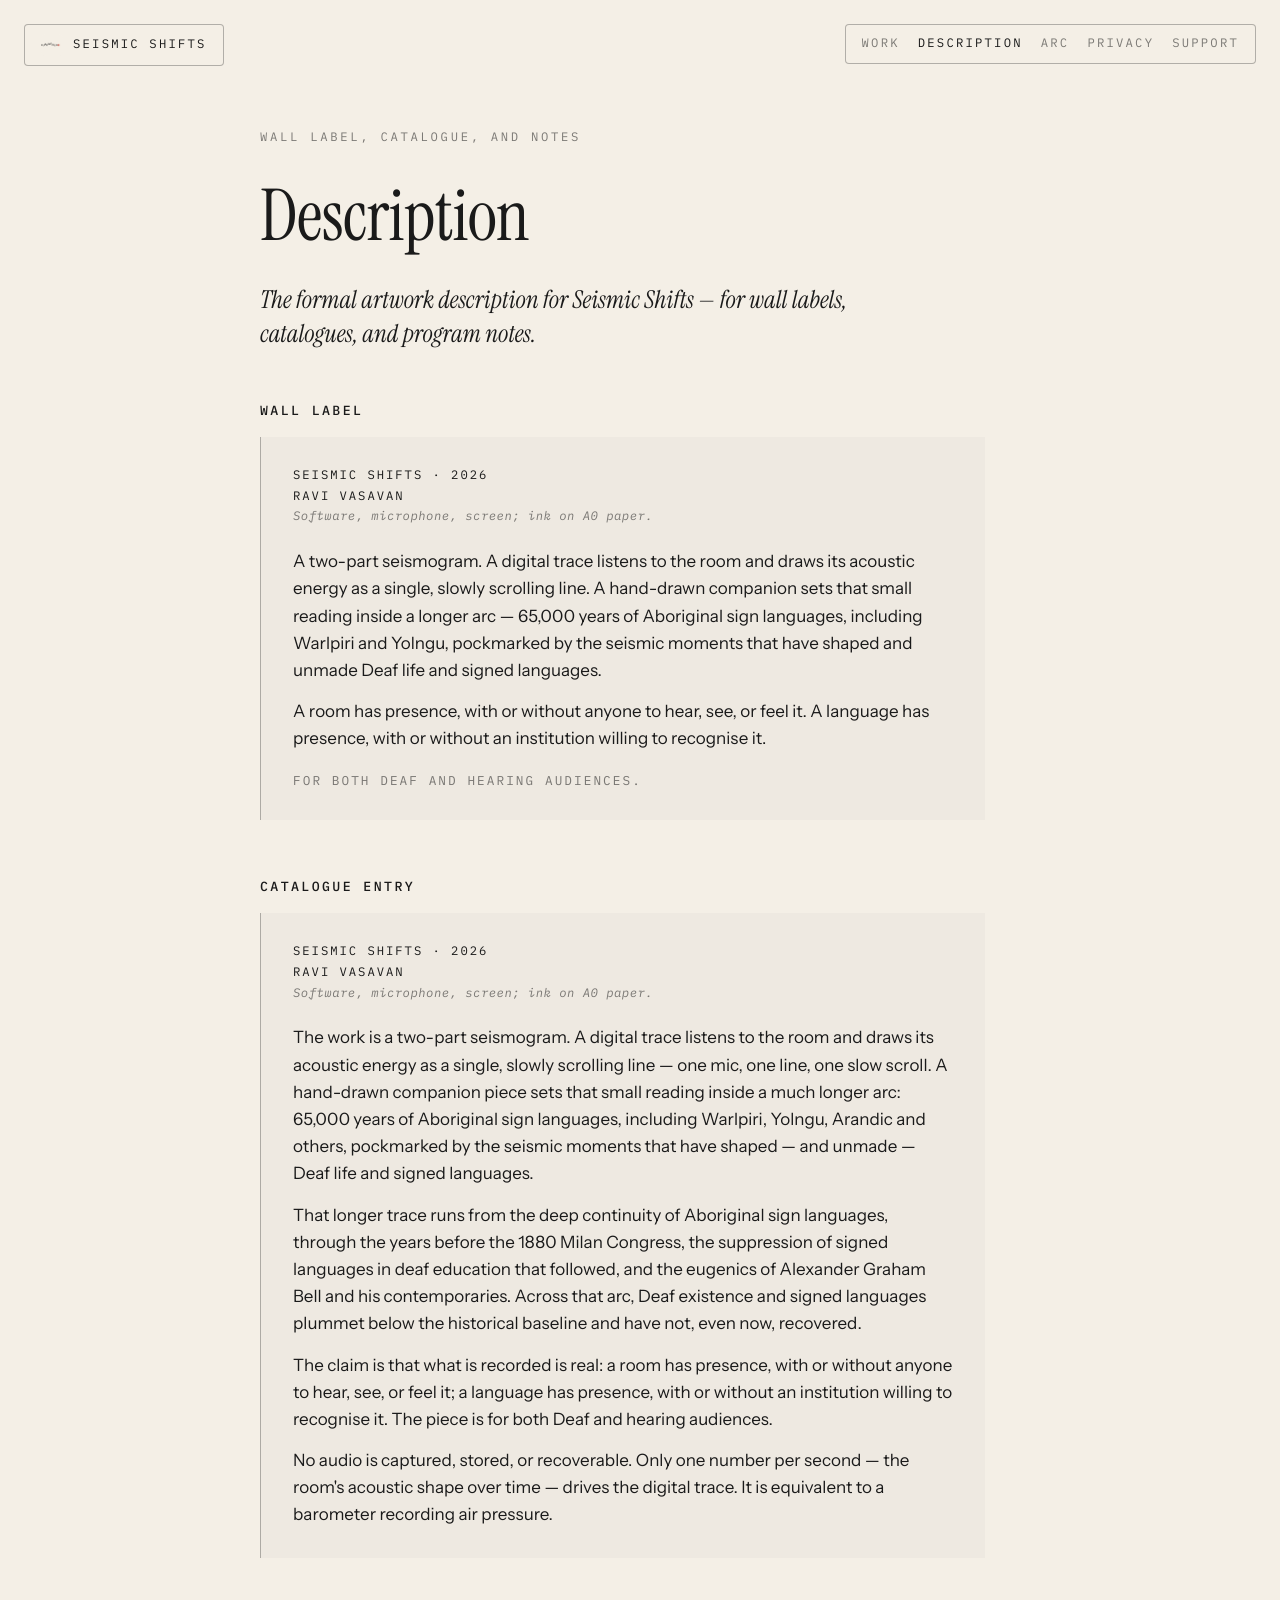
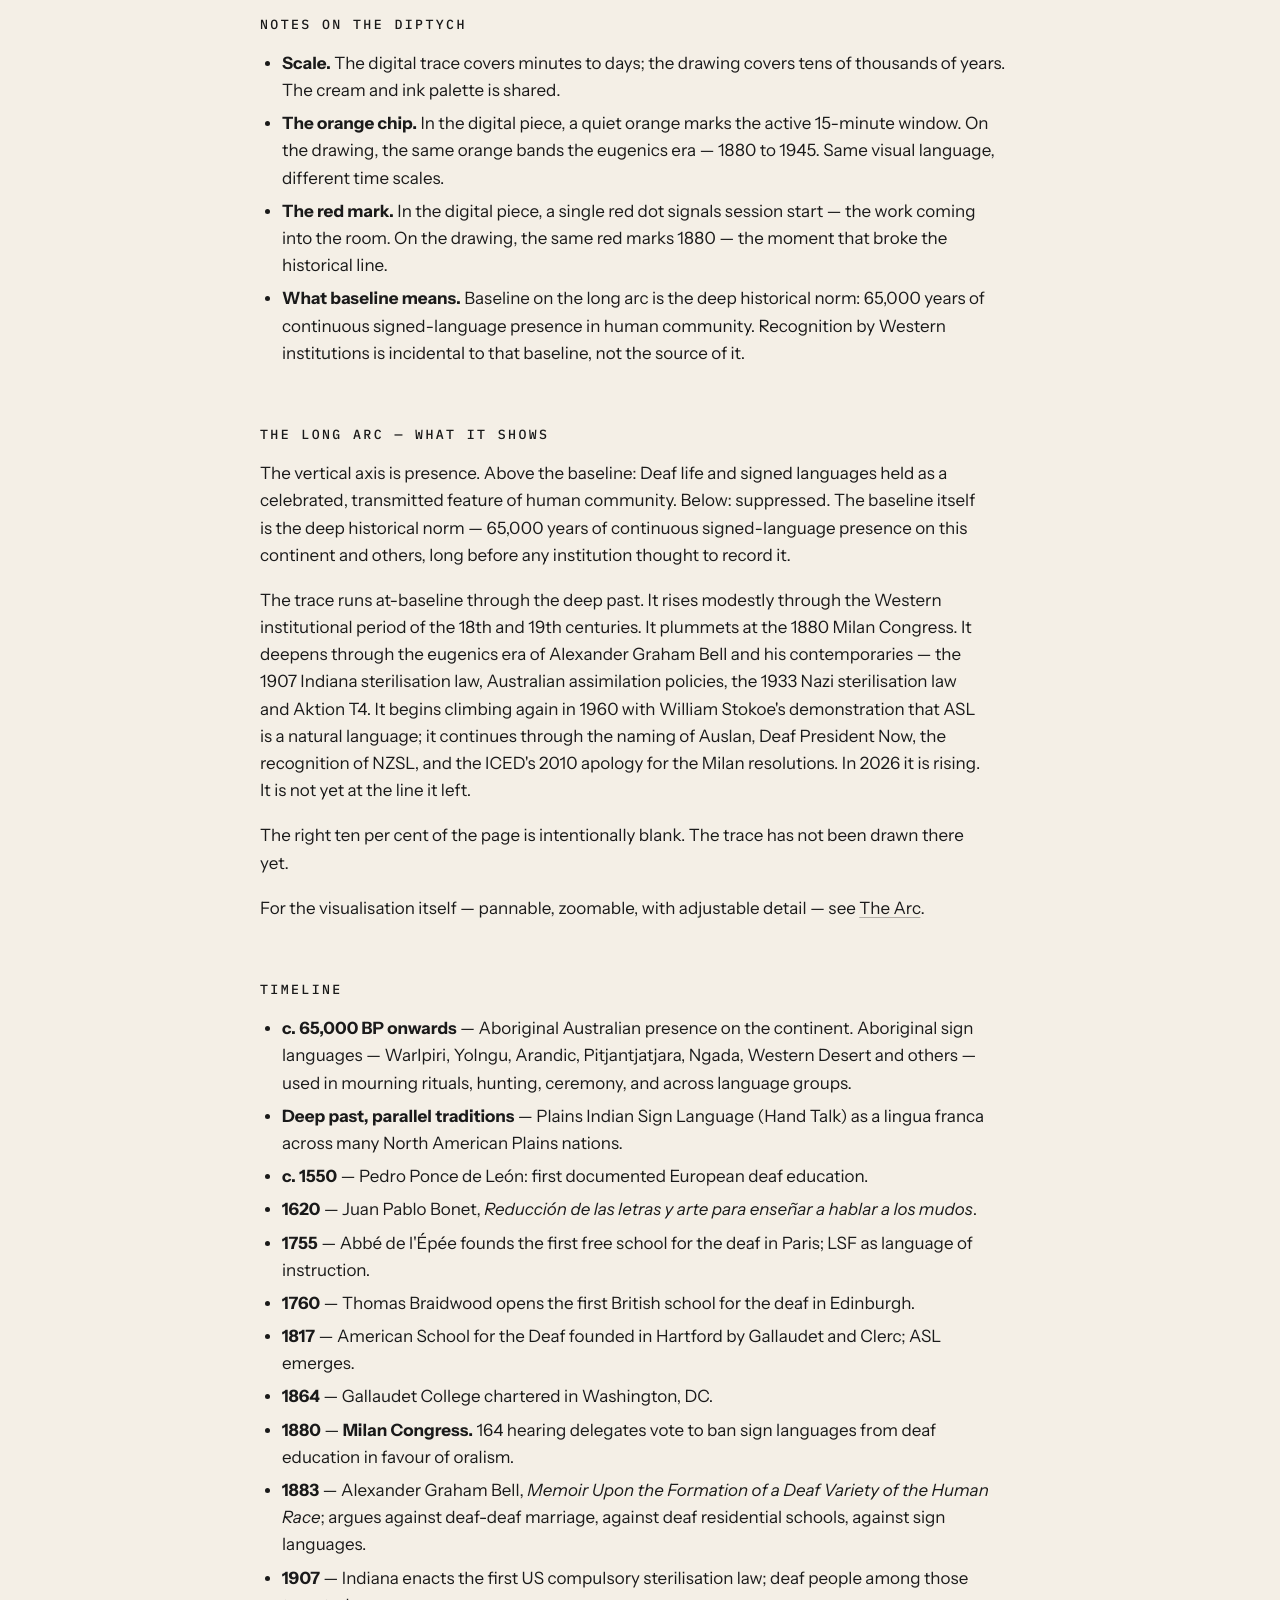
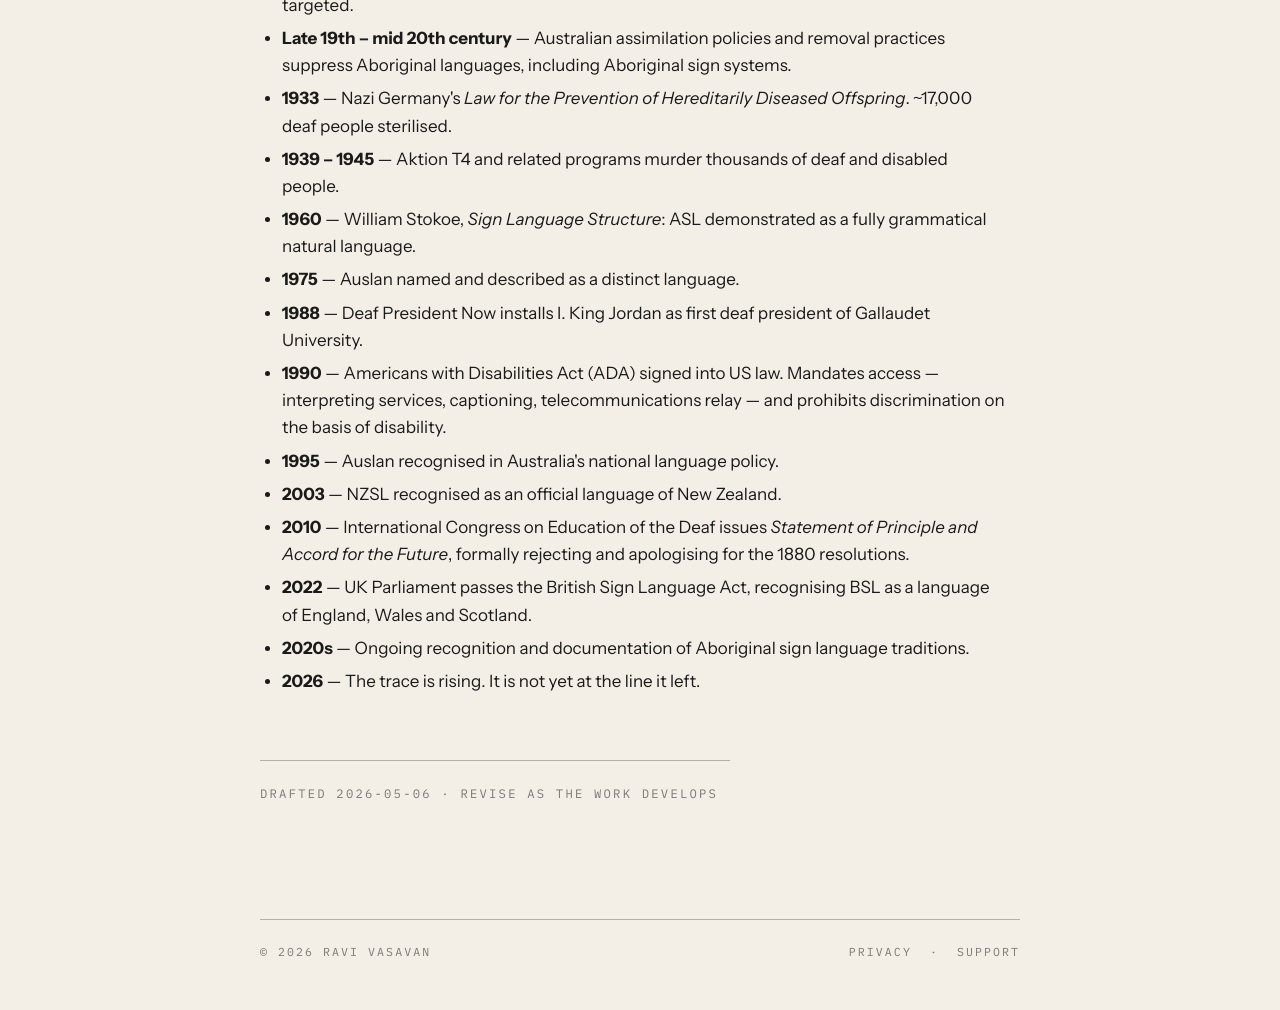
<file: description.html>
<!DOCTYPE html>
<html lang="en">
<head>
<meta charset="UTF-8">
<meta name="viewport" content="width=device-width, initial-scale=1.0">
<title>Description — Seismic Shifts</title>
<meta name="description" content="Wall label and catalogue entry for Seismic Shifts — a digital and interactive work that listens to the room it is in and its surrounds.">
<link rel="icon" type="image/png" sizes="32x32" href="favicon-32.png">
<link rel="icon" type="image/png" sizes="192x192" href="favicon-192.png">
<link rel="apple-touch-icon" href="apple-touch-icon.png">
<meta property="og:title" content="Seismic Shifts — Description">
<meta property="og:description" content="Wall label, catalogue entry, and notes on the diptych.">
<meta property="og:type" content="website">
<link rel="preconnect" href="https://fonts.googleapis.com">
<link rel="preconnect" href="https://fonts.gstatic.com" crossorigin>
<link href="https://fonts.googleapis.com/css2?family=IBM+Plex+Mono:wght@400;500&family=Instrument+Sans:wght@400;500;600&family=Instrument+Serif:ital@0;1&display=swap" rel="stylesheet">
<link rel="stylesheet" href="style.css">
<script src="nav.js" defer></script>
<style>
    /* Formal museum-label treatment for the wall label and catalogue
       blocks. A thin hairline at left, a quiet cream-on-cream tint, and
       the credit line set in mono small-caps. */
    .label-block {
        padding: 28px 32px;
        border-left: 1px solid var(--hairline);
        background: rgba(26, 26, 26, 0.022);
        margin: 12px 0 40px;
        max-width: 64ch;
    }
    .label-block .credit {
        font-family: 'IBM Plex Mono', ui-monospace, SFMono-Regular, Menlo, monospace;
        font-size: 0.72rem;
        text-transform: uppercase;
        letter-spacing: 0.16em;
        line-height: 1.7;
        color: var(--ink);
        margin-bottom: 22px;
    }
    .label-block .credit .materials {
        color: var(--ink-quiet);
        text-transform: none;
        letter-spacing: 0.04em;
        font-style: italic;
    }
    .label-block p {
        margin-bottom: 14px;
    }
    .label-block p:last-child {
        margin-bottom: 0;
    }
    .label-block .audience {
        font-family: 'IBM Plex Mono', ui-monospace, SFMono-Regular, Menlo, monospace;
        font-size: 0.75rem;
        text-transform: uppercase;
        letter-spacing: 0.16em;
        color: var(--ink-quiet);
        margin-top: 18px;
    }
</style>
</head>
<body>

<header class="site">
    <div class="site-title">
        <img src="apple-touch-icon.png" alt="" class="site-icon">
        <a href="./">Seismic Shifts</a>
    </div>
    <nav class="site-nav" aria-label="Site">
        <button class="site-nav-toggle" type="button" aria-expanded="false" aria-controls="site-nav-menu" aria-label="Open menu">
            <svg class="icon-list" viewBox="0 0 256 256" aria-hidden="true"><path d="M224,128a8,8,0,0,1-8,8H40a8,8,0,0,1,0-16H216A8,8,0,0,1,224,128ZM40,72H216a8,8,0,0,0,0-16H40a8,8,0,0,0,0,16ZM216,184H40a8,8,0,0,0,0,16H216a8,8,0,0,0,0-16Z"/></svg>
            <svg class="icon-close" viewBox="0 0 256 256" aria-hidden="true"><path d="M205.66,194.34a8,8,0,0,1-11.32,11.32L128,139.31,61.66,205.66a8,8,0,0,1-11.32-11.32L116.69,128,50.34,61.66A8,8,0,0,1,61.66,50.34L128,116.69l66.34-66.35a8,8,0,0,1,11.32,11.32L139.31,128Z"/></svg>
        </button>
        <div class="site-nav-menu" id="site-nav-menu">
            <a href="./">Work</a>
            <a href="description.html" aria-current="page">Description</a>
            <a href="arc.html">Arc</a>
            <a href="privacy.html">Privacy</a>
            <a href="support.html">Support</a>
        </div>
    </nav>
</header>

<main>
    <p class="tagline">Wall label, catalogue, and notes</p>
    <h1>Description</h1>
    <p class="lede">The formal artwork description for <em>Seismic Shifts</em> — for wall labels, catalogues, and program notes.</p>

    <h2>Wall label</h2>
    <div class="label-block">
        <p class="credit">
            Seismic Shifts · 2026<br>
            Ravi Vasavan<br>
            <span class="materials">Software, microphone, screen; ink on A0 paper.</span>
        </p>
        <p>A two-part seismogram. A digital trace listens to the room and draws its acoustic energy as a single, slowly scrolling line. A hand-drawn companion sets that small reading inside a longer arc — 65,000 years of Aboriginal sign languages, including Warlpiri and Yolngu, pockmarked by the seismic moments that have shaped and unmade Deaf life and signed languages.</p>
        <p>A room has presence, with or without anyone to hear, see, or feel it. A language has presence, with or without an institution willing to recognise it.</p>
        <p class="audience">For both Deaf and hearing audiences.</p>
    </div>

    <h2>Catalogue entry</h2>
    <div class="label-block">
        <p class="credit">
            Seismic Shifts · 2026<br>
            Ravi Vasavan<br>
            <span class="materials">Software, microphone, screen; ink on A0 paper.</span>
        </p>
        <p>The work is a two-part seismogram. A digital trace listens to the room and draws its acoustic energy as a single, slowly scrolling line — one mic, one line, one slow scroll. A hand-drawn companion piece sets that small reading inside a much longer arc: 65,000 years of Aboriginal sign languages, including Warlpiri, Yolngu, Arandic and others, pockmarked by the seismic moments that have shaped — and unmade — Deaf life and signed languages.</p>
        <p>That longer trace runs from the deep continuity of Aboriginal sign languages, through the years before the 1880 Milan Congress, the suppression of signed languages in deaf education that followed, and the eugenics of Alexander Graham Bell and his contemporaries. Across that arc, Deaf existence and signed languages plummet below the historical baseline and have not, even now, recovered.</p>
        <p>The claim is that what is recorded is real: a room has presence, with or without anyone to hear, see, or feel it; a language has presence, with or without an institution willing to recognise it. The piece is for both Deaf and hearing audiences.</p>
        <p>No audio is captured, stored, or recoverable. Only one number per second — the room's acoustic shape over time — drives the digital trace. It is equivalent to a barometer recording air pressure.</p>
    </div>

    <h2>Notes on the diptych</h2>
    <ul>
        <li><strong>Scale.</strong> The digital trace covers minutes to days; the drawing covers tens of thousands of years. The cream and ink palette is shared.</li>
        <li><strong>The orange chip.</strong> In the digital piece, a quiet orange marks the active 15-minute window. On the drawing, the same orange bands the eugenics era — 1880 to 1945. Same visual language, different time scales.</li>
        <li><strong>The red mark.</strong> In the digital piece, a single red dot signals session start — the work coming into the room. On the drawing, the same red marks 1880 — the moment that broke the historical line.</li>
        <li><strong>What baseline means.</strong> Baseline on the long arc is the deep historical norm: 65,000 years of continuous signed-language presence in human community. Recognition by Western institutions is incidental to that baseline, not the source of it.</li>
    </ul>

    <h2>The long arc — what it shows</h2>
    <p>The vertical axis is presence. Above the baseline: Deaf life and signed languages held as a celebrated, transmitted feature of human community. Below: suppressed. The baseline itself is the deep historical norm — 65,000 years of continuous signed-language presence on this continent and others, long before any institution thought to record it.</p>
    <p>The trace runs at-baseline through the deep past. It rises modestly through the Western institutional period of the 18th and 19th centuries. It plummets at the 1880 Milan Congress. It deepens through the eugenics era of Alexander Graham Bell and his contemporaries — the 1907 Indiana sterilisation law, Australian assimilation policies, the 1933 Nazi sterilisation law and Aktion T4. It begins climbing again in 1960 with William Stokoe's demonstration that ASL is a natural language; it continues through the naming of Auslan, Deaf President Now, the recognition of NZSL, and the ICED's 2010 apology for the Milan resolutions. In 2026 it is rising. It is not yet at the line it left.</p>
    <p>The right ten per cent of the page is intentionally blank. The trace has not been drawn there yet.</p>
    <p>For the visualisation itself — pannable, zoomable, with adjustable detail — see <a href="arc.html">The Arc</a>.</p>

    <h2>Timeline</h2>
    <ul>
        <li><strong>c. 65,000 BP onwards</strong> — Aboriginal Australian presence on the continent. Aboriginal sign languages — Warlpiri, Yolngu, Arandic, Pitjantjatjara, Ngada, Western Desert and others — used in mourning rituals, hunting, ceremony, and across language groups.</li>
        <li><strong>Deep past, parallel traditions</strong> — Plains Indian Sign Language (Hand Talk) as a lingua franca across many North American Plains nations.</li>
        <li><strong>c. 1550</strong> — Pedro Ponce de León: first documented European deaf education.</li>
        <li><strong>1620</strong> — Juan Pablo Bonet, <em>Reducción de las letras y arte para enseñar a hablar a los mudos</em>.</li>
        <li><strong>1755</strong> — Abbé de l'Épée founds the first free school for the deaf in Paris; LSF as language of instruction.</li>
        <li><strong>1760</strong> — Thomas Braidwood opens the first British school for the deaf in Edinburgh.</li>
        <li><strong>1817</strong> — American School for the Deaf founded in Hartford by Gallaudet and Clerc; ASL emerges.</li>
        <li><strong>1864</strong> — Gallaudet College chartered in Washington, DC.</li>
        <li><strong>1880</strong> — <strong>Milan Congress.</strong> 164 hearing delegates vote to ban sign languages from deaf education in favour of oralism.</li>
        <li><strong>1883</strong> — Alexander Graham Bell, <em>Memoir Upon the Formation of a Deaf Variety of the Human Race</em>; argues against deaf-deaf marriage, against deaf residential schools, against sign languages.</li>
        <li><strong>1907</strong> — Indiana enacts the first US compulsory sterilisation law; deaf people among those targeted.</li>
        <li><strong>Late 19th – mid 20th century</strong> — Australian assimilation policies and removal practices suppress Aboriginal languages, including Aboriginal sign systems.</li>
        <li><strong>1933</strong> — Nazi Germany's <em>Law for the Prevention of Hereditarily Diseased Offspring</em>. ~17,000 deaf people sterilised.</li>
        <li><strong>1939 – 1945</strong> — Aktion T4 and related programs murder thousands of deaf and disabled people.</li>
        <li><strong>1960</strong> — William Stokoe, <em>Sign Language Structure</em>: ASL demonstrated as a fully grammatical natural language.</li>
        <li><strong>1975</strong> — Auslan named and described as a distinct language.</li>
        <li><strong>1988</strong> — Deaf President Now installs I. King Jordan as first deaf president of Gallaudet University.</li>
        <li><strong>1990</strong> — Americans with Disabilities Act (ADA) signed into US law. Mandates access — interpreting services, captioning, telecommunications relay — and prohibits discrimination on the basis of disability.</li>
        <li><strong>1995</strong> — Auslan recognised in Australia's national language policy.</li>
        <li><strong>2003</strong> — NZSL recognised as an official language of New Zealand.</li>
        <li><strong>2010</strong> — International Congress on Education of the Deaf issues <em>Statement of Principle and Accord for the Future</em>, formally rejecting and apologising for the 1880 resolutions.</li>
        <li><strong>2022</strong> — UK Parliament passes the British Sign Language Act, recognising BSL as a language of England, Wales and Scotland.</li>
        <li><strong>2020s</strong> — Ongoing recognition and documentation of Aboriginal sign language traditions.</li>
        <li><strong>2026</strong> — The trace is rising. It is not yet at the line it left.</li>
    </ul>

    <p class="meta">Drafted 2026-05-06 · revise as the work develops</p>
</main>

<footer class="site">
    <span>&copy; 2026 Ravi Vasavan</span>
    <span>
        <a href="privacy.html">Privacy</a>
        &nbsp;&middot;&nbsp;
        <a href="support.html">Support</a>
    </span>
</footer>

</body>
</html>
</file>
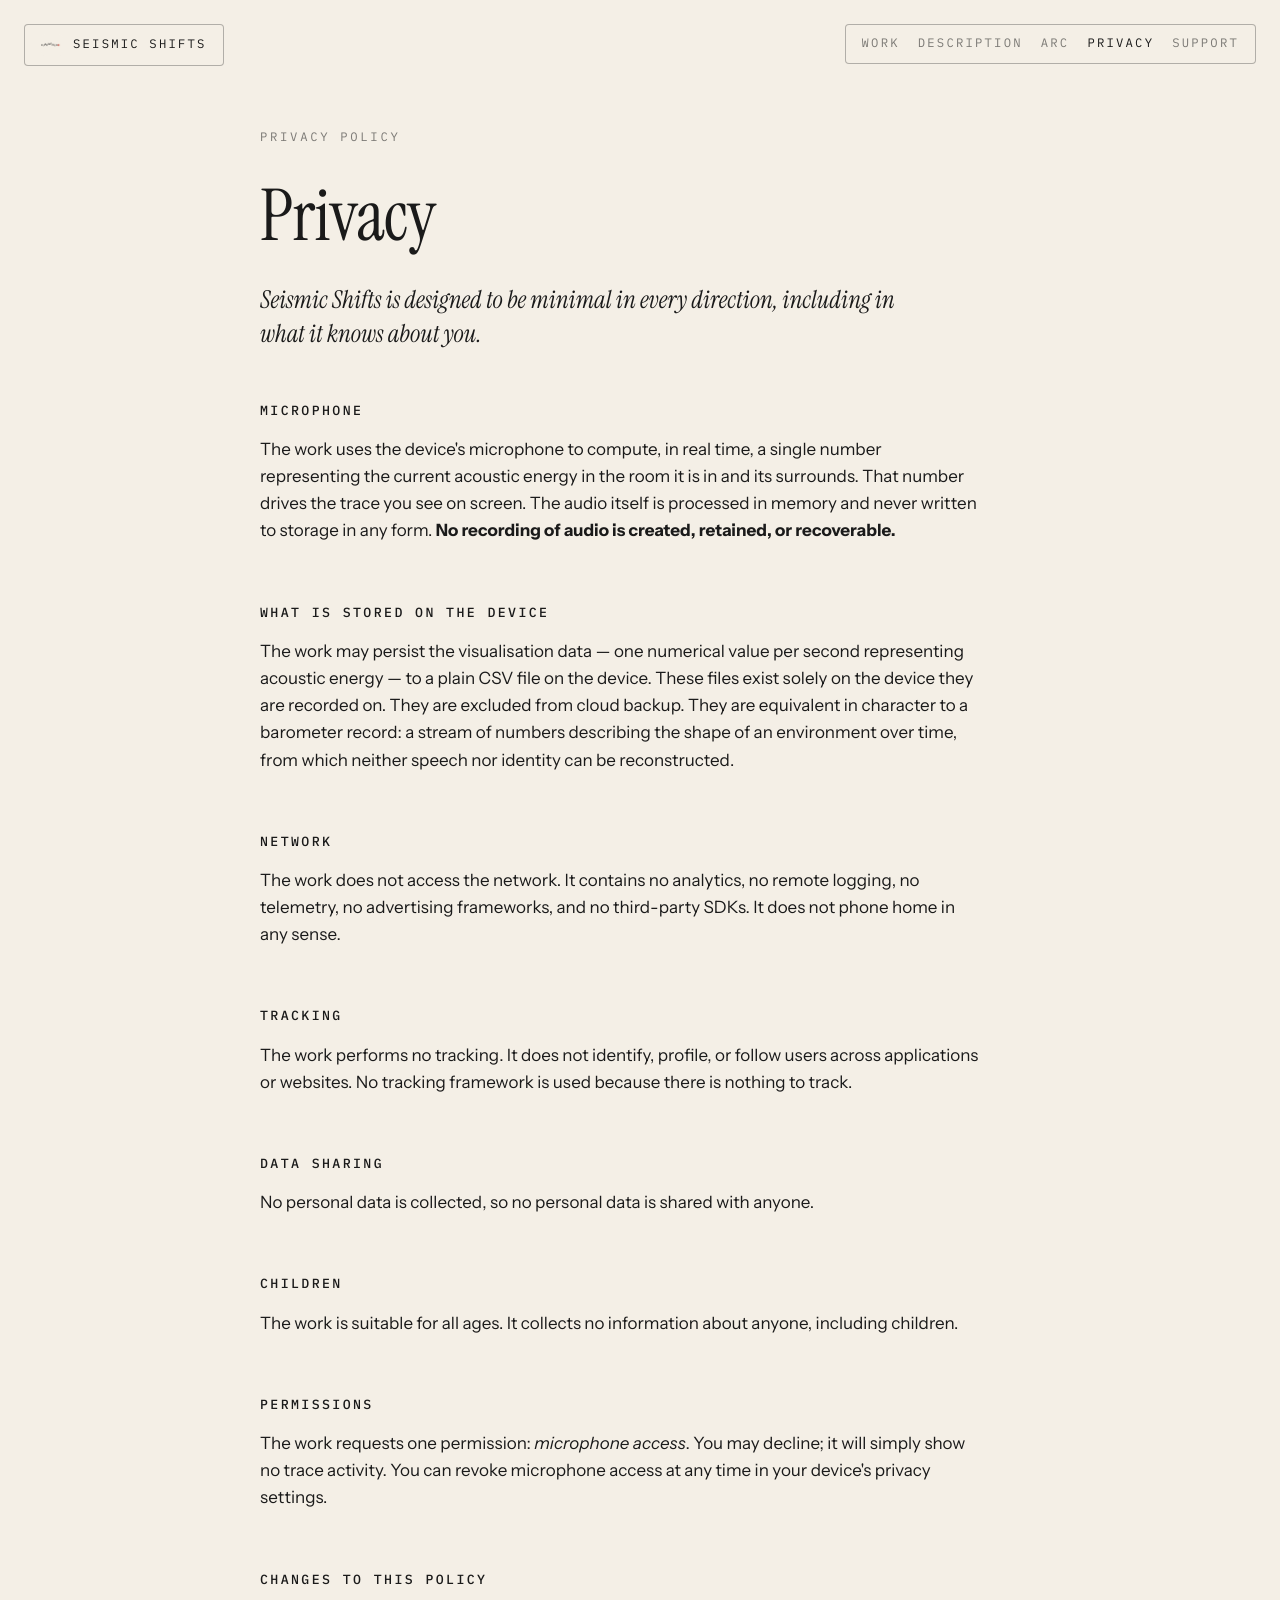
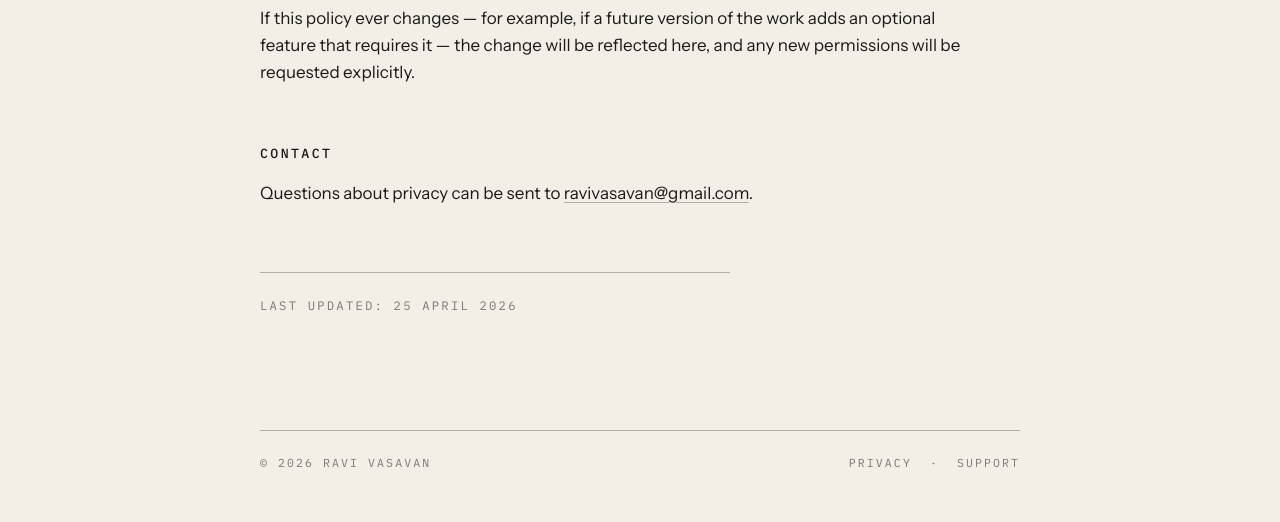
<file: privacy.html>
<!DOCTYPE html>
<html lang="en">
<head>
<meta charset="UTF-8">
<meta name="viewport" content="width=device-width, initial-scale=1.0">
<title>Privacy — Seismic Shifts</title>
<meta name="description" content="Privacy policy for Seismic Shifts. The work accesses the microphone for live processing only. No audio is recorded or transmitted.">
<link rel="icon" type="image/png" sizes="32x32" href="favicon-32.png">
<link rel="icon" type="image/png" sizes="192x192" href="favicon-192.png">
<link rel="apple-touch-icon" href="apple-touch-icon.png">
<link rel="preconnect" href="https://fonts.googleapis.com">
<link rel="preconnect" href="https://fonts.gstatic.com" crossorigin>
<link href="https://fonts.googleapis.com/css2?family=IBM+Plex+Mono:wght@400;500&family=Instrument+Sans:wght@400;500;600&family=Instrument+Serif:ital@0;1&display=swap" rel="stylesheet">
<link rel="stylesheet" href="style.css">
<script src="nav.js" defer></script>
</head>
<body>

<header class="site">
    <div class="site-title">
        <img src="apple-touch-icon.png" alt="" class="site-icon">
        <a href="./">Seismic Shifts</a>
    </div>
    <nav class="site-nav" aria-label="Site">
        <button class="site-nav-toggle" type="button" aria-expanded="false" aria-controls="site-nav-menu" aria-label="Open menu">
            <svg class="icon-list" viewBox="0 0 256 256" aria-hidden="true"><path d="M224,128a8,8,0,0,1-8,8H40a8,8,0,0,1,0-16H216A8,8,0,0,1,224,128ZM40,72H216a8,8,0,0,0,0-16H40a8,8,0,0,0,0,16ZM216,184H40a8,8,0,0,0,0,16H216a8,8,0,0,0,0-16Z"/></svg>
            <svg class="icon-close" viewBox="0 0 256 256" aria-hidden="true"><path d="M205.66,194.34a8,8,0,0,1-11.32,11.32L128,139.31,61.66,205.66a8,8,0,0,1-11.32-11.32L116.69,128,50.34,61.66A8,8,0,0,1,61.66,50.34L128,116.69l66.34-66.35a8,8,0,0,1,11.32,11.32L139.31,128Z"/></svg>
        </button>
        <div class="site-nav-menu" id="site-nav-menu">
            <a href="./">Work</a>
            <a href="description.html">Description</a>
            <a href="arc.html">Arc</a>
            <a href="privacy.html" aria-current="page">Privacy</a>
            <a href="support.html">Support</a>
        </div>
    </nav>
</header>

<main>
    <p class="tagline">Privacy policy</p>
    <h1>Privacy</h1>
    <p class="lede">Seismic Shifts is designed to be minimal in every direction, including in what it knows about you.</p>

    <h2>Microphone</h2>
    <p>The work uses the device's microphone to compute, in real time, a single number representing the current acoustic energy in the room it is in and its surrounds. That number drives the trace you see on screen. The audio itself is processed in memory and never written to storage in any form. <strong>No recording of audio is created, retained, or recoverable.</strong></p>

    <h2>What is stored on the device</h2>
    <p>The work may persist the visualisation data — one numerical value per second representing acoustic energy — to a plain CSV file on the device. These files exist solely on the device they are recorded on. They are excluded from cloud backup. They are equivalent in character to a barometer record: a stream of numbers describing the shape of an environment over time, from which neither speech nor identity can be reconstructed.</p>

    <h2>Network</h2>
    <p>The work does not access the network. It contains no analytics, no remote logging, no telemetry, no advertising frameworks, and no third-party SDKs. It does not phone home in any sense.</p>

    <h2>Tracking</h2>
    <p>The work performs no tracking. It does not identify, profile, or follow users across applications or websites. No tracking framework is used because there is nothing to track.</p>

    <h2>Data sharing</h2>
    <p>No personal data is collected, so no personal data is shared with anyone.</p>

    <h2>Children</h2>
    <p>The work is suitable for all ages. It collects no information about anyone, including children.</p>

    <h2>Permissions</h2>
    <p>The work requests one permission: <em>microphone access</em>. You may decline; it will simply show no trace activity. You can revoke microphone access at any time in your device's privacy settings.</p>

    <h2>Changes to this policy</h2>
    <p>If this policy ever changes — for example, if a future version of the work adds an optional feature that requires it — the change will be reflected here, and any new permissions will be requested explicitly.</p>

    <h2>Contact</h2>
    <p>Questions about privacy can be sent to <a href="mailto:ravivasavan@gmail.com">ravivasavan@gmail.com</a>.</p>

    <p class="meta">Last updated: 25 April 2026</p>
</main>

<footer class="site">
    <span>&copy; 2026 Ravi Vasavan</span>
    <span>
        <a href="privacy.html">Privacy</a>
        &nbsp;&middot;&nbsp;
        <a href="support.html">Support</a>
    </span>
</footer>

</body>
</html>
</file>
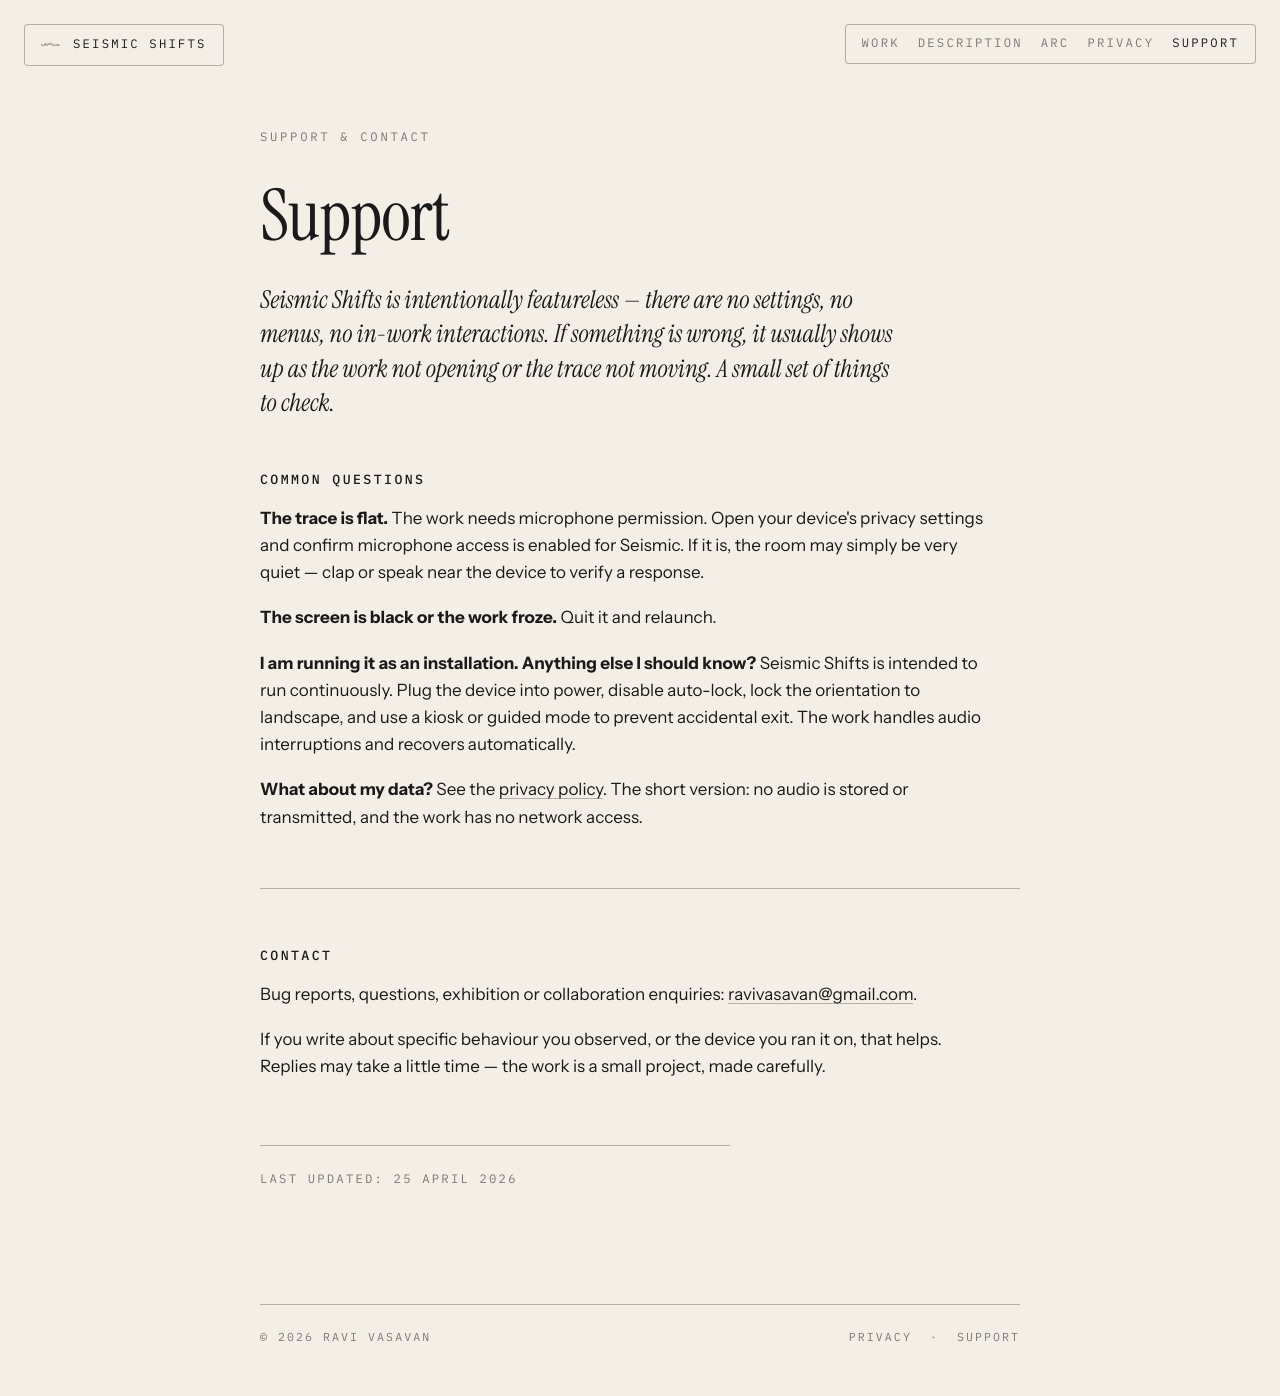
<file: support.html>
<!DOCTYPE html>
<html lang="en">
<head>
<meta charset="UTF-8">
<meta name="viewport" content="width=device-width, initial-scale=1.0">
<title>Support — Seismic Shifts</title>
<meta name="description" content="Support and contact for Seismic Shifts.">
<link rel="icon" type="image/png" sizes="32x32" href="favicon-32.png">
<link rel="icon" type="image/png" sizes="192x192" href="favicon-192.png">
<link rel="apple-touch-icon" href="apple-touch-icon.png">
<link rel="preconnect" href="https://fonts.googleapis.com">
<link rel="preconnect" href="https://fonts.gstatic.com" crossorigin>
<link href="https://fonts.googleapis.com/css2?family=IBM+Plex+Mono:wght@400;500&family=Instrument+Sans:wght@400;500;600&family=Instrument+Serif:ital@0;1&display=swap" rel="stylesheet">
<link rel="stylesheet" href="style.css">
<script src="nav.js" defer></script>
</head>
<body>

<header class="site">
    <div class="site-title">
        <img src="apple-touch-icon.png" alt="" class="site-icon">
        <a href="./">Seismic Shifts</a>
    </div>
    <nav class="site-nav" aria-label="Site">
        <button class="site-nav-toggle" type="button" aria-expanded="false" aria-controls="site-nav-menu" aria-label="Open menu">
            <svg class="icon-list" viewBox="0 0 256 256" aria-hidden="true"><path d="M224,128a8,8,0,0,1-8,8H40a8,8,0,0,1,0-16H216A8,8,0,0,1,224,128ZM40,72H216a8,8,0,0,0,0-16H40a8,8,0,0,0,0,16ZM216,184H40a8,8,0,0,0,0,16H216a8,8,0,0,0,0-16Z"/></svg>
            <svg class="icon-close" viewBox="0 0 256 256" aria-hidden="true"><path d="M205.66,194.34a8,8,0,0,1-11.32,11.32L128,139.31,61.66,205.66a8,8,0,0,1-11.32-11.32L116.69,128,50.34,61.66A8,8,0,0,1,61.66,50.34L128,116.69l66.34-66.35a8,8,0,0,1,11.32,11.32L139.31,128Z"/></svg>
        </button>
        <div class="site-nav-menu" id="site-nav-menu">
            <a href="./">Work</a>
            <a href="description.html">Description</a>
            <a href="arc.html">Arc</a>
            <a href="privacy.html">Privacy</a>
            <a href="support.html" aria-current="page">Support</a>
        </div>
    </nav>
</header>

<main>
    <p class="tagline">Support &amp; contact</p>
    <h1>Support</h1>
    <p class="lede">Seismic Shifts is intentionally featureless — there are no settings, no menus, no in-work interactions. If something is wrong, it usually shows up as the work not opening or the trace not moving. A small set of things to check.</p>

    <h2>Common questions</h2>

    <p><strong>The trace is flat.</strong> The work needs microphone permission. Open your device's privacy settings and confirm microphone access is enabled for Seismic. If it is, the room may simply be very quiet — clap or speak near the device to verify a response.</p>

    <p><strong>The screen is black or the work froze.</strong> Quit it and relaunch.</p>

    <p><strong>I am running it as an installation. Anything else I should know?</strong> Seismic Shifts is intended to run continuously. Plug the device into power, disable auto-lock, lock the orientation to landscape, and use a kiosk or guided mode to prevent accidental exit. The work handles audio interruptions and recovers automatically.</p>

    <p><strong>What about my data?</strong> See the <a href="privacy.html">privacy policy</a>. The short version: no audio is stored or transmitted, and the work has no network access.</p>

    <hr class="divider">

    <h2>Contact</h2>
    <p>Bug reports, questions, exhibition or collaboration enquiries: <a href="mailto:ravivasavan@gmail.com">ravivasavan@gmail.com</a>.</p>

    <p>If you write about specific behaviour you observed, or the device you ran it on, that helps. Replies may take a little time — the work is a small project, made carefully.</p>

    <p class="meta">Last updated: 25 April 2026</p>
</main>

<footer class="site">
    <span>&copy; 2026 Ravi Vasavan</span>
    <span>
        <a href="privacy.html">Privacy</a>
        &nbsp;&middot;&nbsp;
        <a href="support.html">Support</a>
    </span>
</footer>

</body>
</html>
</file>
<file: style.css>
:root {
    --paper: #F4EFE6;
    --ink: #1A1A1A;
    --ink-quiet: rgba(26, 26, 26, 0.55);
    --hairline: rgba(26, 26, 26, 0.30);
}

* {
    box-sizing: border-box;
    margin: 0;
    padding: 0;
}

html {
    background: var(--paper);
    color: var(--ink);
    font-family: 'Instrument Sans', ui-sans-serif, -apple-system, BlinkMacSystemFont, system-ui, sans-serif;
    font-size: 17px;
    line-height: 1.6;
    -webkit-font-smoothing: antialiased;
    -moz-osx-font-smoothing: grayscale;
    text-rendering: geometricPrecision;
}

body {
    min-height: 100vh;
    display: flex;
    flex-direction: column;
    padding: 96px 32px 0;
}

main {
    flex: 1;
    width: 100%;
    max-width: 760px;
    margin: 0 auto;
    padding: 32px 0 96px;
}

/* Floating pill nav — fixed at top, two translucent cream pills with
   a hairline border. Title pill (icon + name) on the left, nav pill
   on the right. Wraps on small viewports; nav pill hides on phones. */
header.site {
    position: fixed;
    top: 24px;
    left: 24px;
    right: 24px;
    z-index: 20;
    margin: 0;
    padding: 0;
    max-width: none;
    border-bottom: none;
    display: flex;
    justify-content: space-between;
    align-items: flex-start;
    flex-wrap: wrap;
    gap: 8px;
    pointer-events: none;
    font-family: 'IBM Plex Mono', ui-monospace, SFMono-Regular, Menlo, monospace;
    font-size: 0.72rem;
    text-transform: uppercase;
    letter-spacing: 0.18em;
}

header.site .site-title,
header.site .site-nav {
    background: rgba(244, 239, 230, 0.86);
    backdrop-filter: blur(10px);
    -webkit-backdrop-filter: blur(10px);
    border: 1px solid var(--hairline);
    border-radius: 4px;
    padding: 9px 16px;
    pointer-events: auto;
}

header.site .site-title {
    display: flex;
    align-items: center;
    gap: 10px;
}

header.site .site-icon {
    width: 22px;
    height: 22px;
    border-radius: 5px;
    display: block;
    flex: none;
}

header.site .site-title a {
    color: var(--ink);
    text-decoration: none;
}

header.site .site-nav {
    display: flex;
    align-items: center;
    gap: 16px;
}

/* Hamburger toggle — hidden on desktop, visible at <=720px */
header.site .site-nav-toggle {
    display: none;
    width: 32px;
    height: 32px;
    align-items: center;
    justify-content: center;
    background: transparent;
    border: none;
    cursor: pointer;
    color: var(--ink);
    border-radius: 3px;
    padding: 0;
}
header.site .site-nav-toggle:hover { background: rgba(26, 26, 26, 0.08); }
header.site .site-nav-toggle:focus-visible {
    outline: 2px solid var(--ink);
    outline-offset: 2px;
}
header.site .site-nav-toggle svg {
    width: 22px;
    height: 22px;
    fill: currentColor;
    display: block;
}
header.site .site-nav-toggle .icon-close { display: none; }
header.site .site-nav-toggle[aria-expanded="true"] .icon-list { display: none; }
header.site .site-nav-toggle[aria-expanded="true"] .icon-close { display: block; }

header.site .site-nav-menu {
    display: flex;
    gap: 18px;
}

header.site .site-nav a {
    color: var(--ink-quiet);
    text-decoration: none;
    transition: color 120ms ease;
}

header.site .site-nav a:hover,
header.site .site-nav a[aria-current="page"] {
    color: var(--ink);
}

footer.site {
    width: 100%;
    max-width: 760px;
    margin: 0 auto;
    padding: 24px 0 48px;
    border-top: 1px solid var(--hairline);
    font-family: 'IBM Plex Mono', ui-monospace, SFMono-Regular, Menlo, monospace;
    font-size: 0.68rem;
    text-transform: uppercase;
    letter-spacing: 0.18em;
    color: var(--ink-quiet);
    display: flex;
    justify-content: space-between;
}

footer.site a {
    color: var(--ink-quiet);
    text-decoration: none;
}

footer.site a:hover {
    color: var(--ink);
}

h1 {
    font-family: 'Instrument Serif', Georgia, 'Times New Roman', serif;
    font-weight: 400;
    font-size: clamp(2.6rem, 6vw, 4.2rem);
    line-height: 1.05;
    letter-spacing: -0.01em;
    margin-bottom: 28px;
}

h2 {
    font-family: 'IBM Plex Mono', ui-monospace, SFMono-Regular, Menlo, monospace;
    font-weight: 500;
    font-size: 0.78rem;
    text-transform: uppercase;
    letter-spacing: 0.18em;
    margin-top: 56px;
    margin-bottom: 16px;
    color: var(--ink);
}

h2:first-of-type {
    margin-top: 48px;
}

p {
    margin-bottom: 18px;
    max-width: 64ch;
}

a {
    color: var(--ink);
    text-decoration: underline;
    text-decoration-thickness: 1px;
    text-underline-offset: 3px;
    text-decoration-color: var(--hairline);
    transition: text-decoration-color 120ms ease;
}

a:hover {
    text-decoration-color: var(--ink);
}

.lede {
    font-family: 'Instrument Serif', Georgia, 'Times New Roman', serif;
    font-style: italic;
    font-size: 1.45rem;
    line-height: 1.4;
    color: var(--ink);
    margin-bottom: 32px;
    max-width: 56ch;
}

.tagline {
    font-family: 'IBM Plex Mono', ui-monospace, SFMono-Regular, Menlo, monospace;
    font-size: 0.72rem;
    text-transform: uppercase;
    letter-spacing: 0.22em;
    color: var(--ink-quiet);
    margin-bottom: 32px;
}

.divider {
    border: none;
    border-top: 1px solid var(--hairline);
    margin: 56px 0;
}

ul {
    margin-bottom: 18px;
    padding-left: 22px;
}

li {
    margin-bottom: 6px;
    max-width: 64ch;
}

.meta {
    font-family: 'IBM Plex Mono', ui-monospace, SFMono-Regular, Menlo, monospace;
    font-size: 0.72rem;
    color: var(--ink-quiet);
    margin-top: 64px;
    padding-top: 24px;
    border-top: 1px solid var(--hairline);
    text-transform: uppercase;
    letter-spacing: 0.18em;
}

.screenshot {
    margin: 40px 0 56px;
    width: 100%;
    border: 1px solid var(--hairline);
    border-radius: 4px;
    overflow: hidden;
    background: var(--paper);
    box-shadow: 0 1px 2px rgba(26, 26, 26, 0.04);
}

.screenshot img {
    display: block;
    width: 100%;
    height: auto;
}

@media (max-width: 720px) {
    /* On mobile the nav pill collapses into a hamburger that
       expands a vertical drawer below. */
    header.site .site-nav {
        flex-direction: column;
        align-items: stretch;
        gap: 0;
        padding: 6px;
    }
    header.site .site-nav-toggle {
        display: flex;
        align-self: flex-end;
        width: 36px;
        height: 36px;
    }
    header.site .site-nav-menu {
        display: none;
        flex-direction: column;
        gap: 4px;
        margin-top: 4px;
        padding: 8px 12px 4px;
        border-top: 1px solid var(--hairline);
        text-align: right;
    }
    header.site .site-nav[data-open="true"] .site-nav-menu {
        display: flex;
    }
    header.site .site-nav-menu a {
        padding: 5px 0;
        font-size: 0.78rem;
    }
}

@media (max-width: 600px) {
    body { padding: 80px 20px 0; }
    main { padding: 24px 0 64px; }
    header.site { top: 16px; left: 16px; right: 16px; }
    header.site .site-title { padding: 8px 12px; }
    header.site .site-icon { width: 20px; height: 20px; }
    h2 { margin-top: 40px; }
}
</file>
